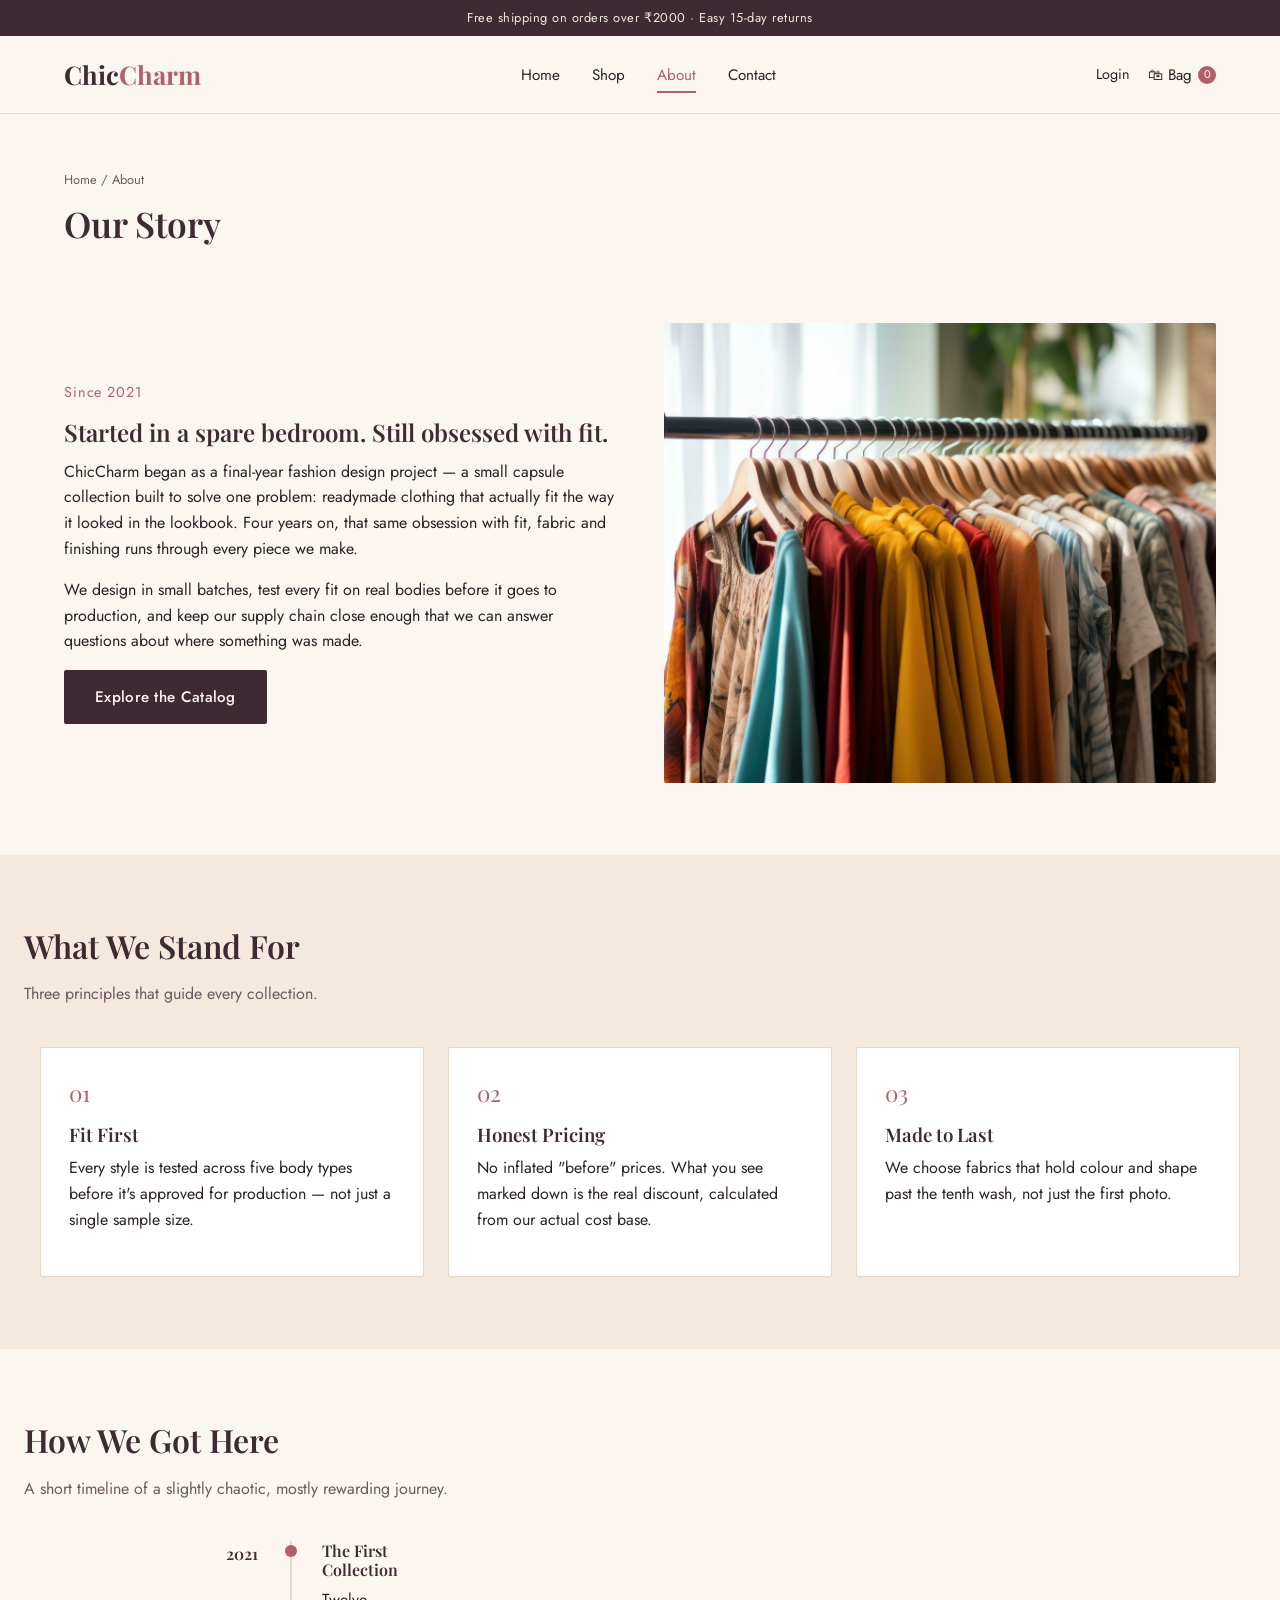
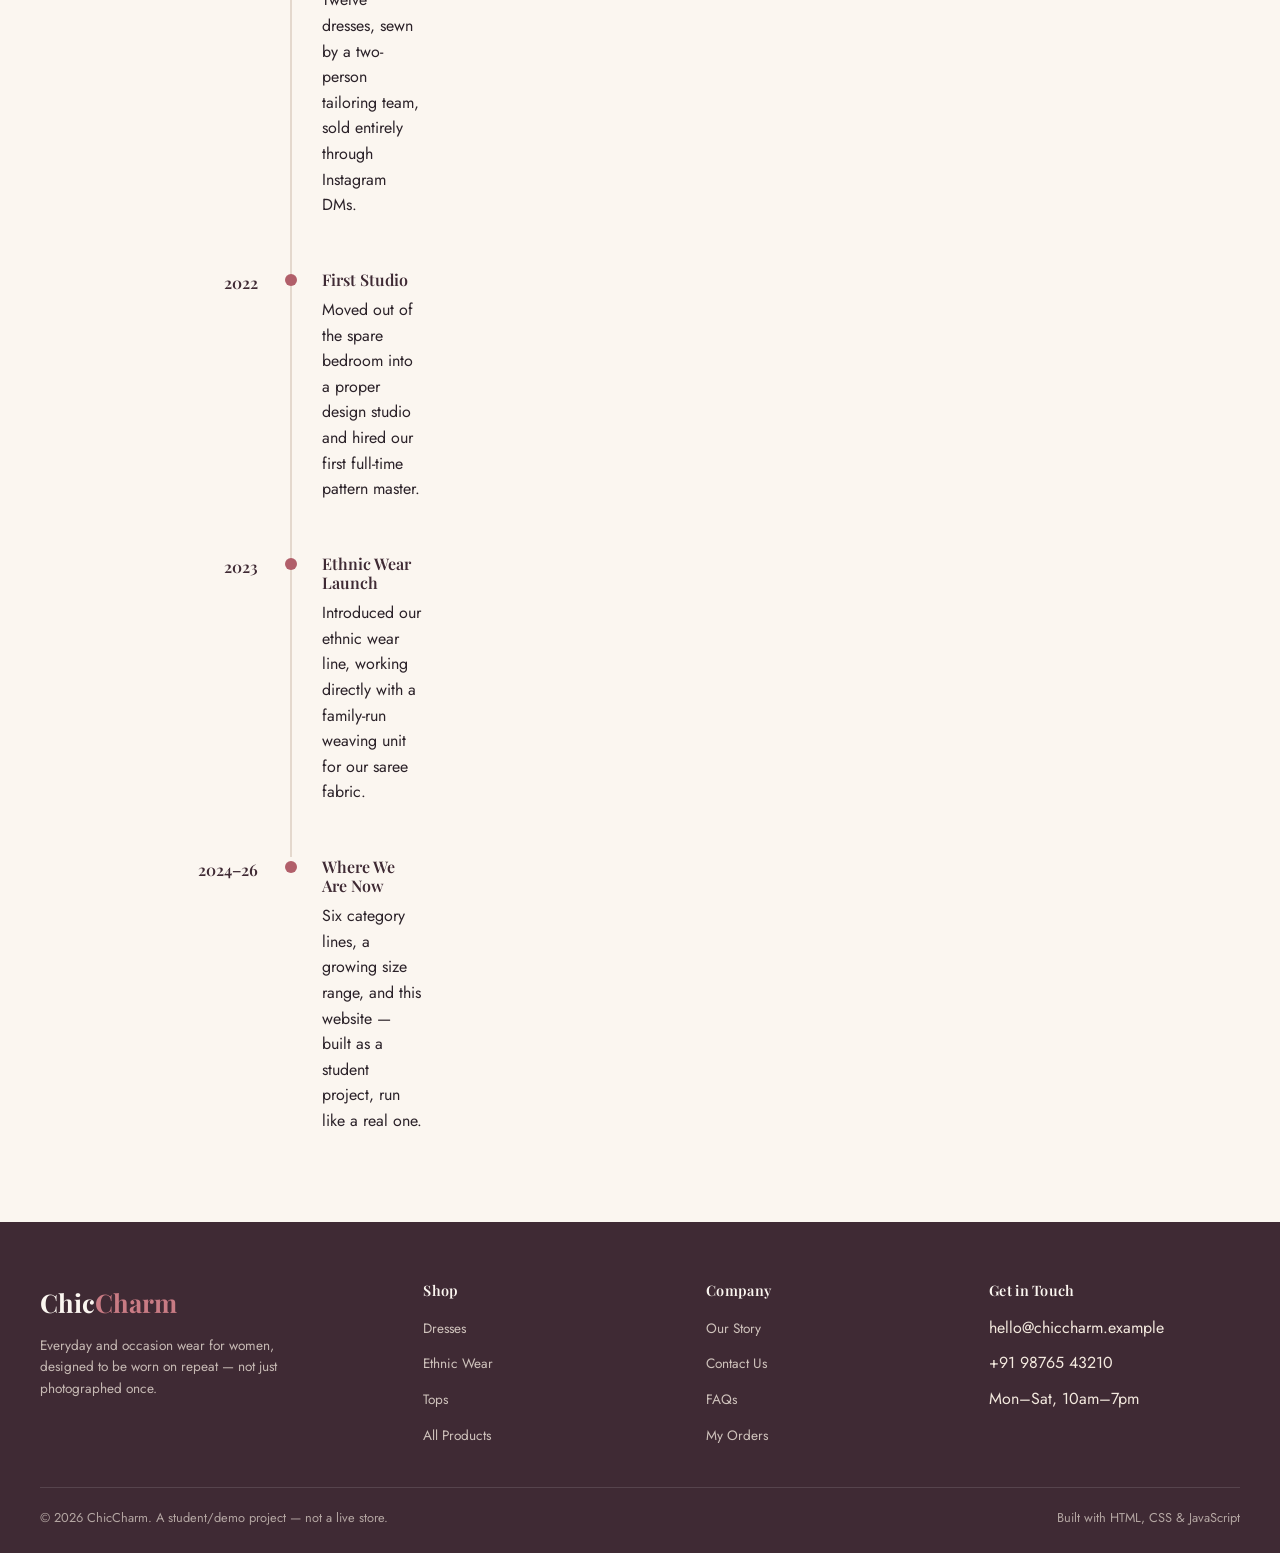
<file: about.html>
<!DOCTYPE html>
<html lang="en">
<head>
<meta charset="UTF-8">
<meta name="viewport" content="width=device-width, initial-scale=1.0">
<title>About Us — ChicCharm</title>
<link rel="stylesheet" href="/css/style.css">
</head>
<body>

<div class="top-bar">Free shipping on orders over ₹2000 · Easy 15-day returns</div>

<header class="navbar">
  <div class="nav-inner">
    <a href="index.html" class="logo">Chic<span>Charm</span></a>
    <nav>
      <ul class="nav-links" id="nav-links">
        <li><a href="index.html">Home</a></li>
        <li><a href="shop.html">Shop</a></li>
        <li><a href="about.html">About</a></li>
        <li><a href="contact.html">Contact</a></li>
      </ul>
    </nav>
    <div class="nav-actions">
      <a href="login.html" class="account-link" id="account-link">Login</a>
      <a href="#" class="account-link" id="logout-link" style="display:none;">Logout</a>
      <a href="cart.html" class="cart-link">🛍 Bag <span class="cart-badge" id="cart-count">0</span></a>
      <button class="nav-toggle" id="nav-toggle" aria-label="Toggle menu"><span></span><span></span><span></span></button>
    </div>
  </div>
</header>

<main>
  <div class="page-header">
    <p class="breadcrumbs"><a href="index.html">Home</a> / About</p>
    <h1>Our Story</h1>
  </div>

  <section class="about-hero">
    <div>
      <p class="hero-eyebrow">Since 2021</p>
      <h2>Started in a spare bedroom. Still obsessed with fit.</h2>
      <p>ChicCharm began as a final-year fashion design project — a small capsule collection built to solve one problem: readymade clothing that actually fit the way it looked in the lookbook. Four years on, that same obsession with fit, fabric and finishing runs through every piece we make.</p>
      <p>We design in small batches, test every fit on real bodies before it goes to production, and keep our supply chain close enough that we can answer questions about where something was made.</p>
      <a href="shop.html" class="btn btn-primary">Explore the Catalog</a>
    </div>
    <img src="images/image1.png" alt="ChicCharm design studio">
  </section>

  <section class="section bg-alt">
    <div class="section-heading">
      <h2>What We Stand For</h2>
      <p>Three principles that guide every collection.</p>
    </div>
    <div class="values-grid">
      <div class="value-card">
        <div class="value-number">01</div>
        <h3>Fit First</h3>
        <p>Every style is tested across five body types before it's approved for production — not just a single sample size.</p>
      </div>
      <div class="value-card">
        <div class="value-number">02</div>
        <h3>Honest Pricing</h3>
        <p>No inflated "before" prices. What you see marked down is the real discount, calculated from our actual cost base.</p>
      </div>
      <div class="value-card">
        <div class="value-number">03</div>
        <h3>Made to Last</h3>
        <p>We choose fabrics that hold colour and shape past the tenth wash, not just the first photo.</p>
      </div>
    </div>
  </section>

  <section class="section">
    <div class="section-heading">
      <h2>How We Got Here</h2>
      <p>A short timeline of a slightly chaotic, mostly rewarding journey.</p>
    </div>
    <div class="timeline">
      <div class="timeline-item">
        <span class="timeline-year">2021</span>
        <div><h4>The First Collection</h4><p>Twelve dresses, sewn by a two-person tailoring team, sold entirely through Instagram DMs.</p></div>
      </div>
      <div class="timeline-item">
        <span class="timeline-year">2022</span>
        <div><h4>First Studio</h4><p>Moved out of the spare bedroom into a proper design studio and hired our first full-time pattern master.</p></div>
      </div>
      <div class="timeline-item">
        <span class="timeline-year">2023</span>
        <div><h4>Ethnic Wear Launch</h4><p>Introduced our ethnic wear line, working directly with a family-run weaving unit for our saree fabric.</p></div>
      </div>
      <div class="timeline-item">
        <span class="timeline-year">2024–26</span>
        <div><h4>Where We Are Now</h4><p>Six category lines, a growing size range, and this website — built as a student project, run like a real one.</p></div>
      </div>
    </div>
  </section>

  
</main>

<footer class="site-footer">
  <div class="footer-grid">
    <div class="footer-brand">
      <div class="logo">Chic<span>Charm</span></div>
      <p>Everyday and occasion wear for women, designed to be worn on repeat — not just photographed once.</p>
    </div>
    <div class="footer-col">
      <h4>Shop</h4>
      <ul>
        <li><a href="shop.html?category=Dresses">Dresses</a></li>
        <li><a href="shop.html?category=Ethnic">Ethnic Wear</a></li>
        <li><a href="shop.html?category=Tops">Tops</a></li>
        <li><a href="shop.html">All Products</a></li>
      </ul>
    </div>
    <div class="footer-col">
      <h4>Company</h4>
      <ul>
        <li><a href="about.html">Our Story</a></li>
        <li><a href="contact.html">Contact Us</a></li>
        <li><a href="contact.html#faq">FAQs</a></li>
        <li><a href="orders.html">My Orders</a></li>
      </ul>
    </div>
    <div class="footer-col">
      <h4>Get in Touch</h4>
      <ul>
        <li>hello@chiccharm.example</li>
        <li>+91 98765 43210</li>
        <li>Mon–Sat, 10am–7pm</li>
      </ul>
    </div>
  </div>
  <div class="footer-bottom">
    <span>© 2026 ChicCharm. A student/demo project — not a live store.</span>
    <span>Built with HTML, CSS &amp; JavaScript</span>
  </div>
</footer>

<script src="js/products.js"></script>
<script src="js/cart.js"></script>
<script src="js/auth.js"></script>
<script src="js/script.js"></script>
</body>
</html>
</file>
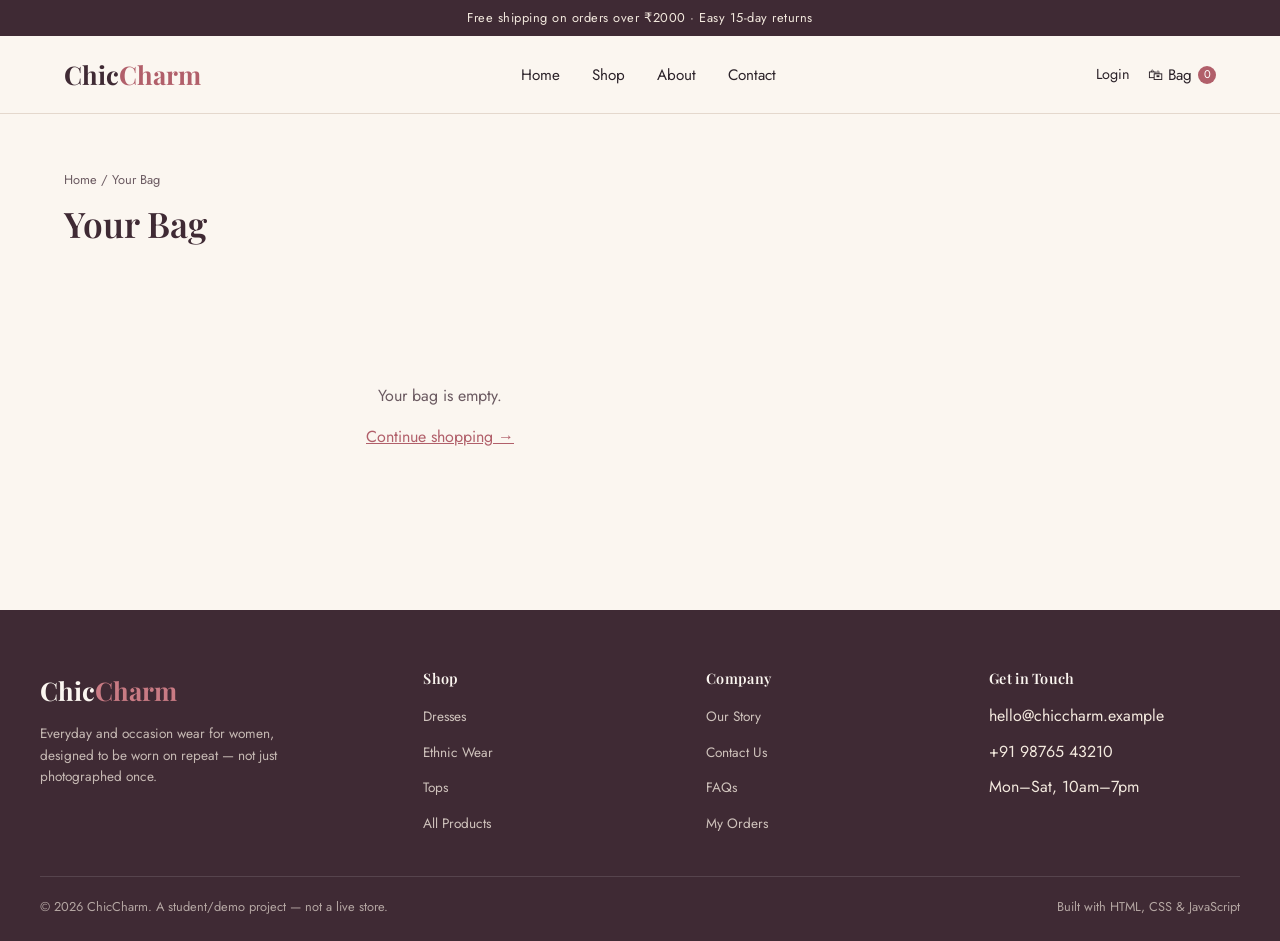
<file: cart.html>
<!DOCTYPE html>
<html lang="en">
<head>
<meta charset="UTF-8">
<meta name="viewport" content="width=device-width, initial-scale=1.0">
<title>Your Bag — ChicCharm</title>
<link rel="stylesheet" href="/css/style.css">
</head>
<body>

<div class="top-bar">Free shipping on orders over ₹2000 · Easy 15-day returns</div>

<header class="navbar">
  <div class="nav-inner">
    <a href="index.html" class="logo">Chic<span>Charm</span></a>
    <nav>
      <ul class="nav-links" id="nav-links">
        <li><a href="index.html">Home</a></li>
        <li><a href="shop.html">Shop</a></li>
        <li><a href="about.html">About</a></li>
        <li><a href="contact.html">Contact</a></li>
      </ul>
    </nav>
    <div class="nav-actions">
      <a href="login.html" class="account-link" id="account-link">Login</a>
      <a href="#" class="account-link" id="logout-link" style="display:none;">Logout</a>
      <a href="cart.html" class="cart-link">🛍 Bag <span class="cart-badge" id="cart-count">0</span></a>
      <button class="nav-toggle" id="nav-toggle" aria-label="Toggle menu"><span></span><span></span><span></span></button>
    </div>
  </div>
</header>

<main>
  <div class="page-header">
    <p class="breadcrumbs"><a href="index.html">Home</a> / Your Bag</p>
    <h1>Your Bag</h1>
  </div>

  <div class="cart-layout">
    <div class="cart-items-wrap">
      <div id="cart-items"></div>
      <div class="cart-empty" id="cart-empty" style="display:none;">
        <p>Your bag is empty.</p>
        <a href="shop.html">Continue shopping →</a>
      </div>
    </div>

    <aside class="cart-summary-box" id="cart-summary">
      <h3>Order Summary</h3>
      <div class="shipping-address-box">
        <h4>Shipping Address</h4>
        <div id="shipping-address">
          <p>Loading address...</p>
        </div>
      </div>  
        
      <div class="summary-row"><span>Subtotal</span><span id="cart-subtotal">₹0</span></div>
      <div class="summary-row"><span>Shipping</span><span id="cart-shipping">Free</span></div>
      <div class="summary-row total"><span>Total</span><span id="cart-total">₹0</span></div>

      <form class="promo-row" id="promo-form">
        <input type="text" id="promo-code" placeholder="Promo code">
        <button type="submit" class="btn btn-outline btn-sm" style="width:auto; padding:10px 16px;">Apply</button>
      </form>
      <p class="promo-msg" id="promo-msg"></p>

      <button class="btn btn-primary btn-block" id="checkout-btn">Checkout</button>
    </aside>
  </div>
</main>

<footer class="site-footer">
  <div class="footer-grid">
    <div class="footer-brand">
      <div class="logo">Chic<span>Charm</span></div>
      <p>Everyday and occasion wear for women, designed to be worn on repeat — not just photographed once.</p>
    </div>
    <div class="footer-col">
      <h4>Shop</h4>
      <ul>
        <li><a href="shop.html?category=Dresses">Dresses</a></li>
        <li><a href="shop.html?category=Ethnic">Ethnic Wear</a></li>
        <li><a href="shop.html?category=Tops">Tops</a></li>
        <li><a href="shop.html">All Products</a></li>
      </ul>
    </div>
    <div class="footer-col">
      <h4>Company</h4>
      <ul>
        <li><a href="about.html">Our Story</a></li>
        <li><a href="contact.html">Contact Us</a></li>
        <li><a href="contact.html#faq">FAQs</a></li>
        <li><a href="orders.html">My Orders</a></li>
      </ul>
    </div>
    <div class="footer-col">
      <h4>Get in Touch</h4>
      <ul>
        <li>hello@chiccharm.example</li>
        <li>+91 98765 43210</li>
        <li>Mon–Sat, 10am–7pm</li>
      </ul>
    </div>
  </div>
  <div class="footer-bottom">
    <span>© 2026 ChicCharm. A student/demo project — not a live store.</span>
    <span>Built with HTML, CSS &amp; JavaScript</span>
  </div>
</footer>

<script src="js/products.js"></script>
<script src="js/cart.js"></script>
<script src="js/auth.js"></script>
<script src="js/address.js"></script>
<script src="js/script.js"></script>
<script src="js/cart-page.js"></script>
</body>
</html>
</file>
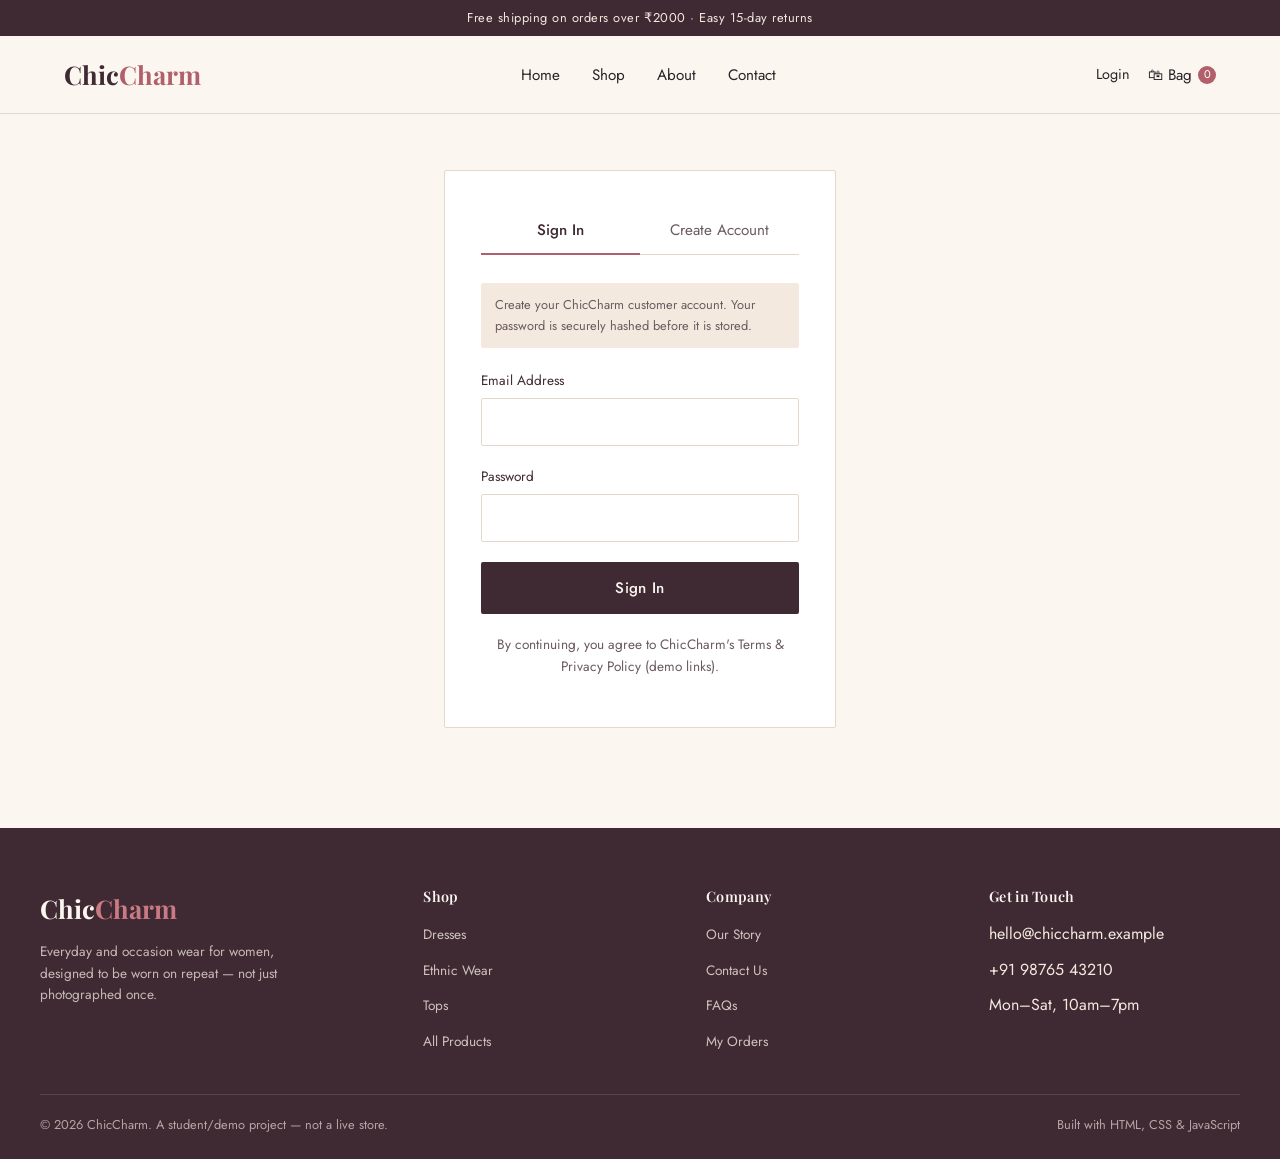
<file: checkout.html>
<!DOCTYPE html>
<html lang="en">
<head>
<meta charset="UTF-8">
<meta name="viewport" content="width=device-width, initial-scale=1.0">
<title>Checkout — ChicCharm</title>
<link rel="preconnect" href="https://fonts.googleapis.com">
<link href="https://fonts.googleapis.com/css2?family=Fraunces:wght@500;600;700&family=Manrope:wght@400;500;600;700;800&display=swap" rel="stylesheet">
<link rel="stylesheet" href="/css/style.css">
</head>
<body>

<div class="topbar">Free shipping on orders above ₹1999 · Easy 7-day returns</div>
<header class="site-header">
  <div class="header-inner">
    <a href="index.html" class="logo">Chic<span>Charm</span></a>
    <button class="nav-toggle" aria-label="Menu">☰</button>
    <nav class="main-nav">
      <ul>
        <li><a href="index.html">Home</a></li>
        <li><a href="shop.html">Shop All</a></li>
        <li><a href="about.html">About</a></li>
        <li><a href="contact.html">Contact</a></li>
      </ul>
    </nav>
    <div class="header-actions">
      <span data-auth-slot></span>
      <a href="cart.html">🛍️ Cart <span class="cart-badge" data-cart-count style="display:none">0</span></a>
    </div>
  </div>
</header>

<div class="page-header"><h1>Checkout</h1></div>

<div class="section" id="checkout-section" style="display:none;">
  <div class="checkout-layout">
    <div>
      <h3>Shipping Address</h3>
      <form id="checkout-form">
        <div class="field"><label>Full Name</label><input type="text" id="c-name" required></div>
        <div class="field"><label>Phone Number</label><input type="tel" id="c-phone" pattern="[0-9]{10}" placeholder="10-digit number" required></div>
        <div class="field"><label>Address</label><textarea id="c-address" rows="2" required></textarea></div>
        <div class="field-row">
          <div class="field"><label>City</label><input type="text" id="c-city" required></div>
          <div class="field"><label>PIN Code</label><input type="text" id="c-pin" pattern="[0-9]{6}" required></div>
        </div>

        <h3 style="margin-top:30px;">Payment Method (Demo)</h3>
        <div class="pay-methods">
          <div class="pay-method selected" data-method="card">Credit / Debit Card</div>
          <div class="pay-method" data-method="upi">UPI</div>
          <div class="pay-method" data-method="cod">Cash on Delivery</div>
        </div>

        <div id="card-fields">
          <div class="field"><label>Card Number</label><input type="text" id="c-card" placeholder="4242 4242 4242 4242" maxlength="19"></div>
          <div class="field-row">
            <div class="field"><label>Expiry (MM/YY)</label><input type="text" id="c-exp" placeholder="MM/YY" maxlength="5"></div>
            <div class="field"><label>CVV</label><input type="text" id="c-cvv" placeholder="123" maxlength="3"></div>
          </div>
        </div>
        <div id="upi-fields" style="display:none;">
          <div class="field"><label>UPI ID</label><input type="text" id="c-upi" placeholder="yourname@upi"></div>
        </div>

        <p class="demo-note">This is a mock checkout for a college project — no real payment is processed and no real card details should be entered.</p>
        <p class="form-error" id="checkout-error"></p>
        <button type="submit" class="btn btn-block" style="margin-top:18px;">Place Order</button>
      </form>
    </div>

    <div class="cart-summary">
      <h3>Order Summary</h3>
      <div id="order-lines"></div>
      <div class="summary-row"><span>Subtotal</span><span id="co-subtotal"></span></div>
      <div class="summary-row"><span>Shipping</span><span id="co-shipping"></span></div>
      <div class="summary-row total"><span>Total</span><span id="co-total"></span></div>
    </div>
  </div>
</div>

<footer class="site-footer">
  <div class="footer-grid">
    <div><div class="logo" style="color:#fff">Chic<span>Charm</span></div></div>
    <div><h5>Shop</h5><ul><li><a href="shop.html">Shop All</a></li></ul></div>
    <div><h5>Help</h5><ul><li><a href="contact.html">Contact Us</a></li></ul></div>
    <div><h5>Account</h5><ul><li><a href="orders.html">My Orders</a></li></ul></div>
  </div>
  <div class="footer-bottom">© 2026 ChicCharm. A student e-commerce project — built for demo purposes only.</div>
</footer>

<script src="js/data.js"></script>
<script src="js/db.js"></script>
<script src="js/auth.js"></script>
<script src="js/cart.js"></script>
<script src="js/orders.js"></script>
<script src="js/main.js"></script>
<script>
  if (requireLogin()) {
    const lines = getCartWithDetails();
    if (lines.length === 0) {
      window.location.href = "cart.html";
    } else {
      document.getElementById("checkout-section").style.display = "block";

      document.getElementById("order-lines").innerHTML = lines.map(l => `
        <div class="order-line"><span>${l.product.name} (${l.size}) × ${l.qty}</span><span>${formatPrice(l.product.price * l.qty)}</span></div>
      `).join("");
      const totals = getCartTotals();
      document.getElementById("co-subtotal").textContent = formatPrice(totals.subtotal);
      document.getElementById("co-shipping").textContent = totals.shipping === 0 ? "Free" : formatPrice(totals.shipping);
      document.getElementById("co-total").textContent = formatPrice(totals.total);

      let method = "card";
      document.querySelectorAll(".pay-method").forEach(el => el.addEventListener("click", () => {
        document.querySelectorAll(".pay-method").forEach(e2 => e2.classList.remove("selected"));
        el.classList.add("selected");
        method = el.dataset.method;
        document.getElementById("card-fields").style.display = method === "card" ? "block" : "none";
        document.getElementById("upi-fields").style.display = method === "upi" ? "block" : "none";
      }));

      document.getElementById("checkout-form").addEventListener("submit", (e) => {
        e.preventDefault();
        const errEl = document.getElementById("checkout-error");
        errEl.style.display = "none";

        if (method === "card") {
          const cardNum = document.getElementById("c-card").value.replace(/\s/g, "");
          const exp = document.getElementById("c-exp").value;
          const cvv = document.getElementById("c-cvv").value;
          if (cardNum.length < 12 || !exp.includes("/") || cvv.length < 3) {
            errEl.textContent = "Please enter valid (demo) card details.";
            errEl.style.display = "block";
            return;
          }
        }
        if (method === "upi" && !document.getElementById("c-upi").value.includes("@")) {
          errEl.textContent = "Please enter a valid UPI ID (e.g. name@upi).";
          errEl.style.display = "block";
          return;
        }

        const address = {
          name: document.getElementById("c-name").value,
          phone: document.getElementById("c-phone").value,
          line: document.getElementById("c-address").value,
          city: document.getElementById("c-city").value,
          pin: document.getElementById("c-pin").value
        };

        const order = placeOrder(address, method.toUpperCase());
        if (order) {
          sessionStorage.setItem("cc_last_order", order.id);
          window.location.href = "order-confirmation.html";
        }
      });
    }
  }
</script>
</body>
</html>
</file>
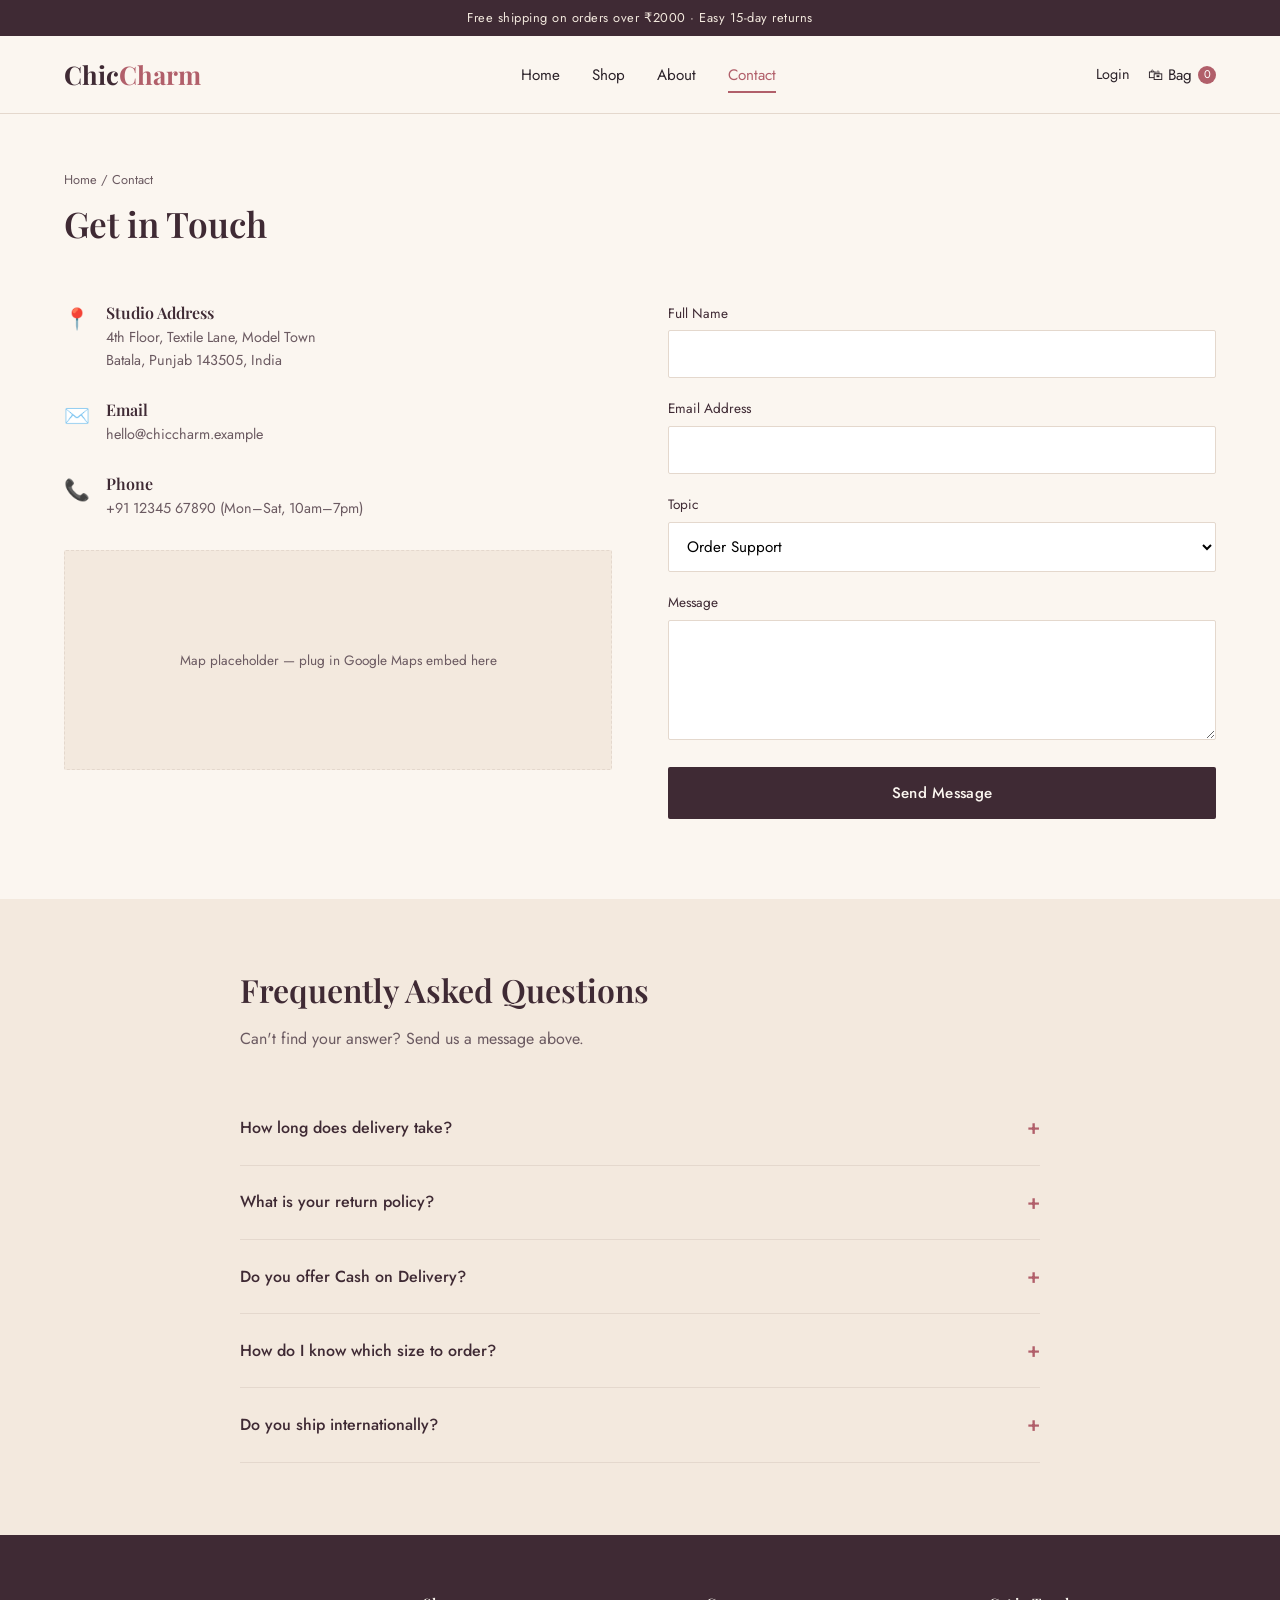
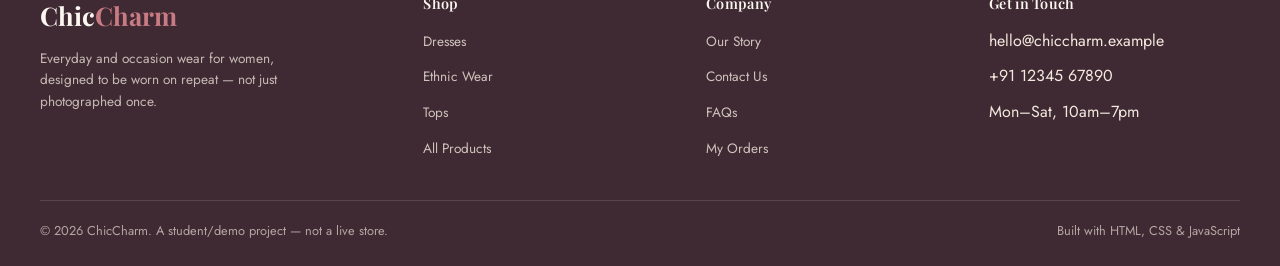
<file: contact.html>
<!DOCTYPE html>
<html lang="en">
<head>
<meta charset="UTF-8">
<meta name="viewport" content="width=device-width, initial-scale=1.0">
<title>Contact Us — ChicCharm</title>
<link rel="stylesheet" href="/css/style.css">
</head>
<body>

<div class="top-bar">Free shipping on orders over ₹2000 · Easy 15-day returns</div>

<header class="navbar">
  <div class="nav-inner">
    <a href="index.html" class="logo">Chic<span>Charm</span></a>
    <nav>
      <ul class="nav-links" id="nav-links">
        <li><a href="index.html">Home</a></li>
        <li><a href="shop.html">Shop</a></li>
        <li><a href="about.html">About</a></li>
        <li><a href="contact.html">Contact</a></li>
      </ul>
    </nav>
    <div class="nav-actions">
      <a href="login.html" class="account-link" id="account-link">Login</a>
      <a href="#" class="account-link" id="logout-link" style="display:none;">Logout</a>
      <a href="cart.html" class="cart-link">🛍 Bag <span class="cart-badge" id="cart-count">0</span></a>
      <button class="nav-toggle" id="nav-toggle" aria-label="Toggle menu"><span></span><span></span><span></span></button>
    </div>
  </div>
</header>

<main>
  <div class="page-header">
    <p class="breadcrumbs"><a href="index.html">Home</a> / Contact</p>
    <h1>Get in Touch</h1>
  </div>

  <section class="contact-layout">
    <div>
      <div class="contact-info-card">
        <span class="contact-info-icon">📍</span>
        <div>
          <h4>Studio Address</h4>
          <p>4th Floor, Textile Lane, Model Town<br>Batala, Punjab 143505, India</p>
        </div>
      </div>
      <div class="contact-info-card">
        <span class="contact-info-icon">✉️</span>
        <div>
          <h4>Email</h4>
          <p>hello@chiccharm.example</p>
        </div>
      </div>
      <div class="contact-info-card">
        <span class="contact-info-icon">📞</span>
        <div>
          <h4>Phone</h4>
          <p>+91 12345 67890 (Mon–Sat, 10am–7pm)</p>
        </div>
      </div>
      <div class="map-placeholder">Map placeholder — plug in Google Maps embed here</div>
    </div>

    <div>
      <form id="contact-form">
        <div class="form-field">
          <label for="contact-name">Full Name</label>
          <input type="text" id="contact-name" required>
        </div>
        <div class="form-field">
          <label for="contact-email">Email Address</label>
          <input type="email" id="contact-email" required>
        </div>
        <div class="form-field">
          <label for="contact-topic">Topic</label>
          <select id="contact-topic">
            <option>Order Support</option>
            <option>Sizing Help</option>
            <option>Returns &amp; Exchanges</option>
            <option>Wholesale Enquiry</option>
            <option>Something Else</option>
          </select>
        </div>
        <div class="form-field">
          <label for="contact-message">Message</label>
          <textarea id="contact-message" required></textarea>
        </div>
        <button type="submit" class="btn btn-primary btn-block">Send Message</button>
        <p class="form-msg" id="contact-status"></p>
      </form>
    </div>
  </section>

  <section class="section bg-alt" id="faq">
    <div class="section-heading" style="max-width:800px;margin-left:auto;margin-right:auto;">
      <h2>Frequently Asked Questions</h2>
      <p>Can't find your answer? Send us a message above.</p>
    </div>
    <div class="faq-section">
      <div class="faq-item">
        <div class="faq-question">How long does delivery take?</div>
        <div class="faq-answer">Orders are dispatched within 2 business days and typically arrive within 4–7 business days, depending on your location.</div>
      </div>
      <div class="faq-item">
        <div class="faq-question">What is your return policy?</div>
        <div class="faq-answer">You can return or exchange any unworn item with tags attached within 15 days of delivery for a full refund or store credit.</div>
      </div>
      <div class="faq-item">
        <div class="faq-question">Do you offer Cash on Delivery?</div>
        <div class="faq-answer">Yes, Cash on Delivery is available on all orders under ₹5,000 across serviceable pin codes.</div>
      </div>
      <div class="faq-item">
        <div class="faq-question">How do I know which size to order?</div>
        <div class="faq-answer">Each product page includes a size guide with body measurements. If you're between sizes, we generally recommend sizing up.</div>
      </div>
      <div class="faq-item">
        <div class="faq-question">Do you ship internationally?</div>
        <div class="faq-answer">Not yet — we currently ship across India only, but international shipping is on our roadmap.</div>
      </div>
    </div>
  </section>
</main>

<footer class="site-footer">
  <div class="footer-grid">
    <div class="footer-brand">
      <div class="logo">Chic<span>Charm</span></div>
      <p>Everyday and occasion wear for women, designed to be worn on repeat — not just photographed once.</p>
    </div>
    <div class="footer-col">
      <h4>Shop</h4>
      <ul>
        <li><a href="shop.html?category=Dresses">Dresses</a></li>
        <li><a href="shop.html?category=Ethnic">Ethnic Wear</a></li>
        <li><a href="shop.html?category=Tops">Tops</a></li>
        <li><a href="shop.html">All Products</a></li>
      </ul>
    </div>
    <div class="footer-col">
      <h4>Company</h4>
      <ul>
        <li><a href="about.html">Our Story</a></li>
        <li><a href="contact.html">Contact Us</a></li>
        <li><a href="contact.html#faq">FAQs</a></li>
        <li><a href="orders.html">My Orders</a></li>
      </ul>
    </div>
    <div class="footer-col">
      <h4>Get in Touch</h4>
      <ul>
        <li>hello@chiccharm.example</li>
        <li>+91 12345 67890</li>
        <li>Mon–Sat, 10am–7pm</li>
      </ul>
    </div>
  </div>
  <div class="footer-bottom">
    <span>© 2026 ChicCharm. A student/demo project — not a live store.</span>
    <span>Built with HTML, CSS &amp; JavaScript</span>
  </div>
</footer>

<script src="js/products.js"></script>
<script src="js/cart.js"></script>
<script src="js/auth.js"></script>
<script src="js/script.js"></script>
</body>
</html>
</file>
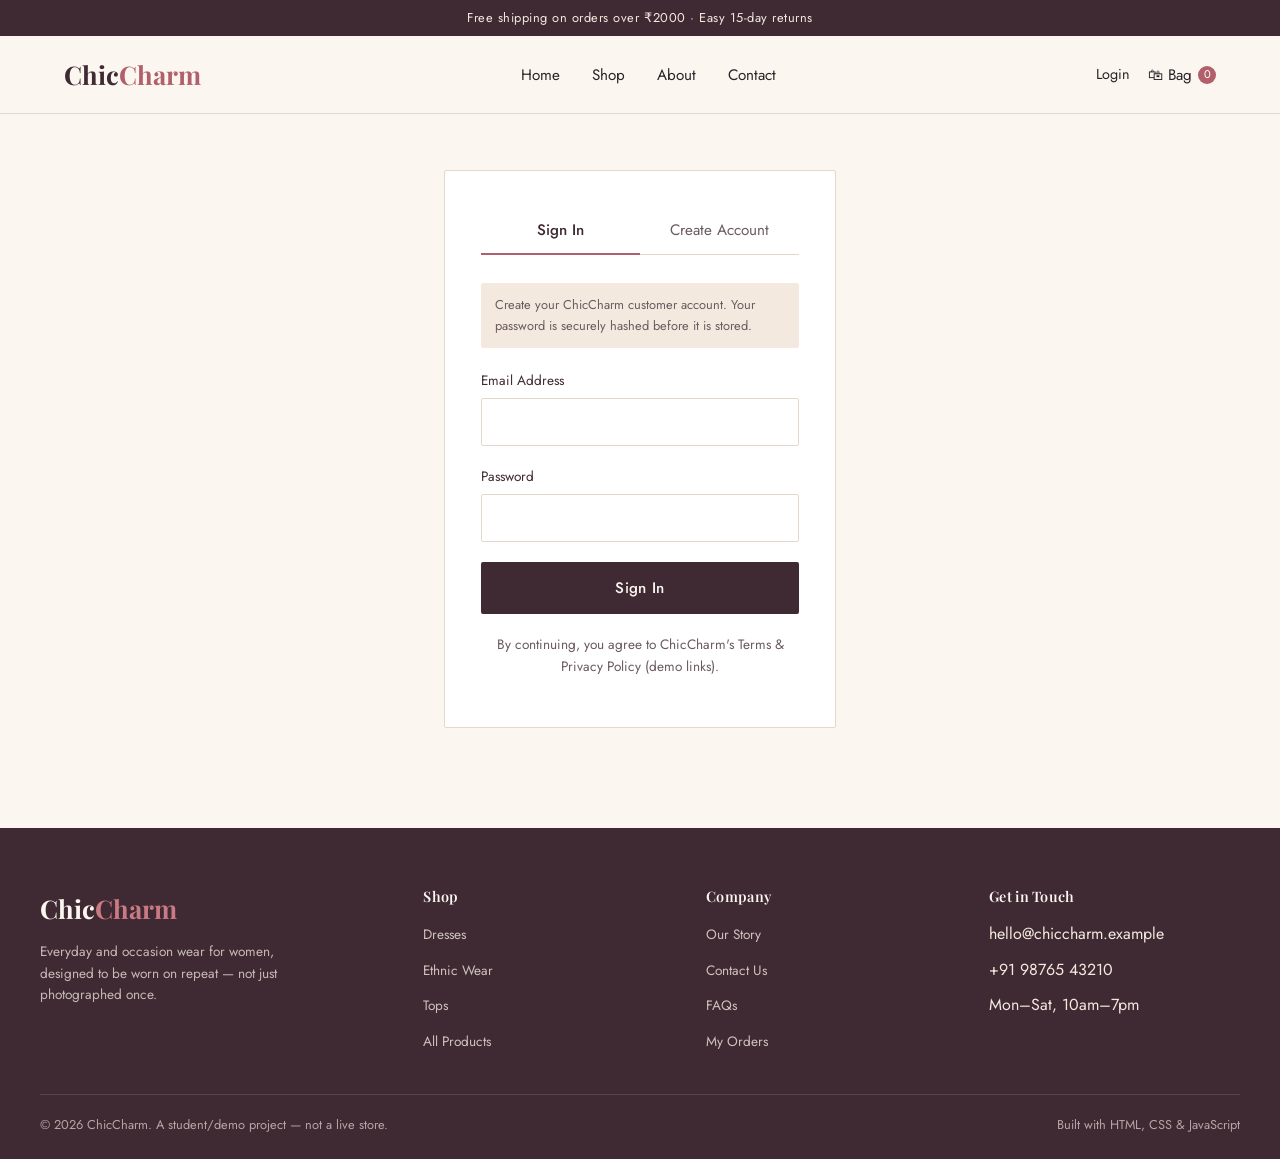
<file: login.html>
<!DOCTYPE html>
<html lang="en">
<head>
<meta charset="UTF-8">
<meta name="viewport" content="width=device-width, initial-scale=1.0">
<title>Login — ChicCharm</title>
<link rel="stylesheet" href="/css/style.css">
</head>
<body>

<div class="top-bar">Free shipping on orders over ₹2000 · Easy 15-day returns</div>

<header class="navbar">
  <div class="nav-inner">
    <a href="index.html" class="logo">Chic<span>Charm</span></a>
    <nav>
      <ul class="nav-links" id="nav-links">
        <li><a href="index.html">Home</a></li>
        <li><a href="shop.html">Shop</a></li>
        <li><a href="about.html">About</a></li>
        <li><a href="contact.html">Contact</a></li>
      </ul>
    </nav>
    <div class="nav-actions">
      <a href="login.html" class="account-link" id="account-link">Login</a>
      <a href="#" class="account-link" id="logout-link" style="display:none;">Logout</a>
      <a href="cart.html" class="cart-link">🛍 Bag <span class="cart-badge" id="cart-count">0</span></a>
      <button class="nav-toggle" id="nav-toggle" aria-label="Toggle menu"><span></span><span></span><span></span></button>
    </div>
  </div>
</header>

<main>
  <div class="auth-wrap">
    <div class="auth-card">
      <div class="auth-tabs">
        <button class="auth-tab active" id="tab-signin">Sign In</button>
        <button class="auth-tab" id="tab-signup">Create Account</button>
      </div>

      <p class="auth-note">
  Create your ChicCharm customer account. Your password is securely hashed before it is stored.
</p>

      <form id="signin-form">
        <div class="form-field">
          <label for="signin-email">Email Address</label>
          <input type="email" id="signin-email" required>
        </div>
        <div class="form-field">
          <label for="signin-password">Password</label>
          <input type="password" id="signin-password" required minlength="6">
        </div>
        <p class="form-error" id="signin-error"></p>
        <button type="submit" class="btn btn-primary btn-block">Sign In</button>
      </form>

      <form id="signup-form" style="display:none;">
        <div class="form-field">
          <label for="signup-name">Full Name</label>
          <input type="text" id="signup-name" required>
        </div>
        <div class="form-field">
          <label for="signup-email">Email Address</label>
          <input type="email" id="signup-email" required>
        </div>
        <div class="form-field">
          <label for="signup-password">Password</label>
          <input type="password" id="signup-password" required minlength="6">
        </div>
        <p class="form-error" id="signup-error"></p>
        <button type="submit" class="btn btn-primary btn-block">Create Account</button>
      </form>

      <p class="auth-switch-note">By continuing, you agree to ChicCharm's Terms &amp; Privacy Policy (demo links).</p>
    </div>
  </div>
</main>

<footer class="site-footer">
  <div class="footer-grid">
    <div class="footer-brand">
      <div class="logo">Chic<span>Charm</span></div>
      <p>Everyday and occasion wear for women, designed to be worn on repeat — not just photographed once.</p>
    </div>
    <div class="footer-col">
      <h4>Shop</h4>
      <ul>
        <li><a href="shop.html?category=Dresses">Dresses</a></li>
        <li><a href="shop.html?category=Ethnic">Ethnic Wear</a></li>
        <li><a href="shop.html?category=Tops">Tops</a></li>
        <li><a href="shop.html">All Products</a></li>
      </ul>
    </div>
    <div class="footer-col">
      <h4>Company</h4>
      <ul>
        <li><a href="about.html">Our Story</a></li>
        <li><a href="contact.html">Contact Us</a></li>
        <li><a href="contact.html#faq">FAQs</a></li>
        <li><a href="orders.html">My Orders</a></li>
      </ul>
    </div>
    <div class="footer-col">
      <h4>Get in Touch</h4>
      <ul>
        <li>hello@chiccharm.example</li>
        <li>+91 98765 43210</li>
        <li>Mon–Sat, 10am–7pm</li>
      </ul>
    </div>
  </div>
  <div class="footer-bottom">
    <span>© 2026 ChicCharm. A student/demo project — not a live store.</span>
    <span>Built with HTML, CSS &amp; JavaScript</span>
  </div>
</footer>

<script src="js/products.js"></script>
<script src="js/cart.js"></script>
<script src="js/auth.js"></script>
<script src="js/script.js"></script>
<script src="js/login.js"></script>
</body>
</html>
</file>
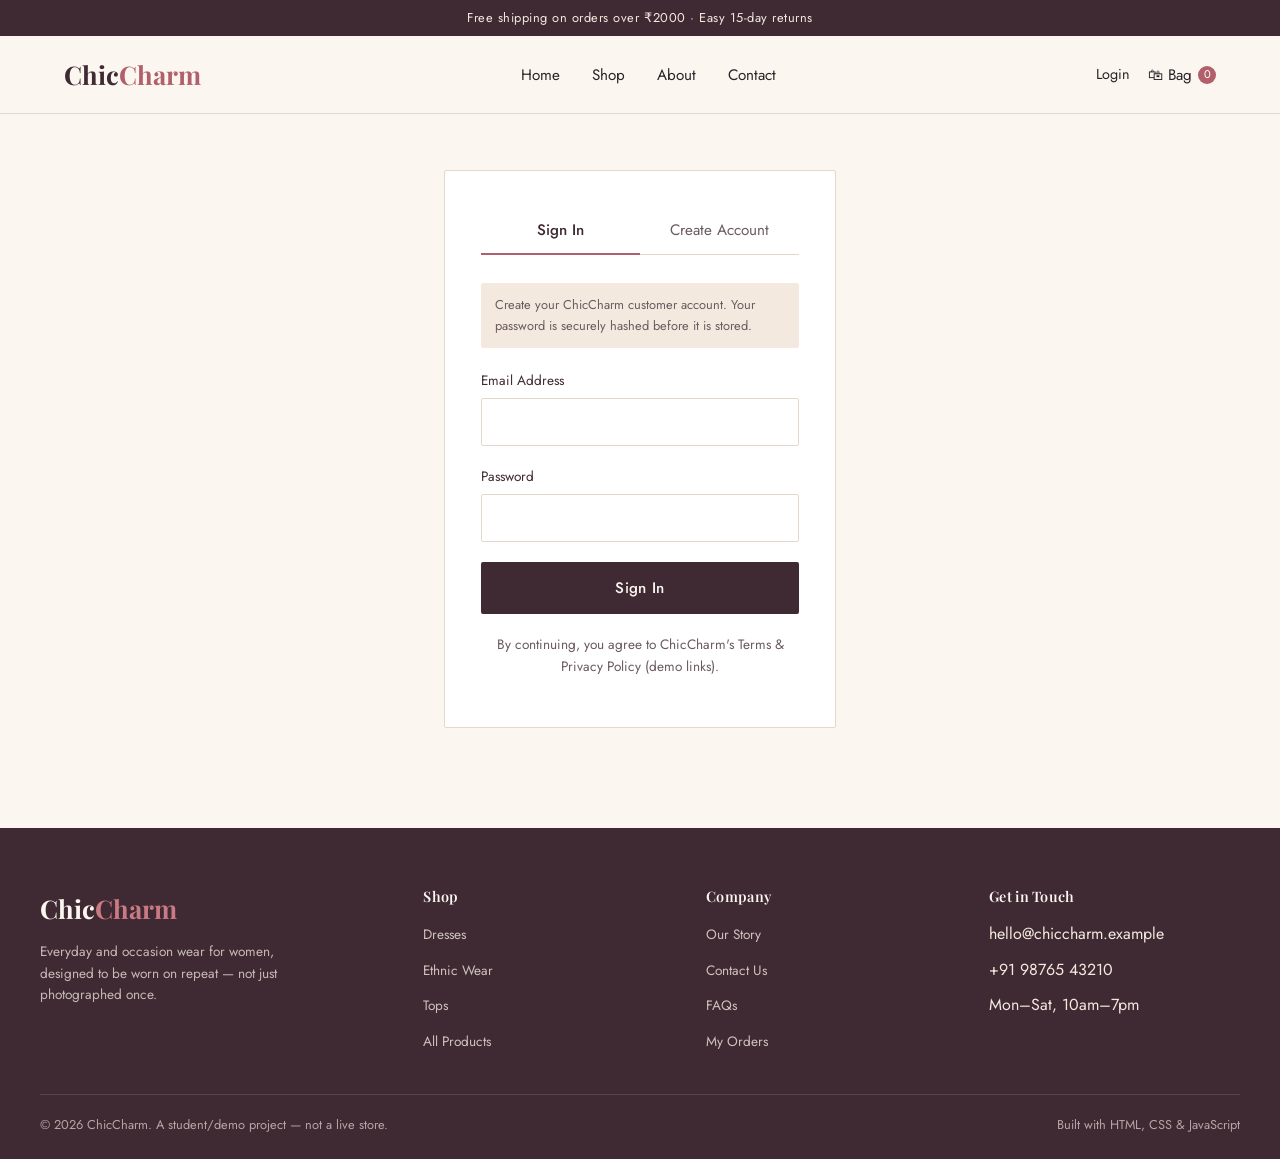
<file: order-confirmation.html>
<!DOCTYPE html>
<html lang="en">
<head>
<meta charset="UTF-8">
<meta name="viewport" content="width=device-width, initial-scale=1.0">
<title>Order Confirmed — ChicCharm</title>
<link rel="preconnect" href="https://fonts.googleapis.com">
<link href="https://fonts.googleapis.com/css2?family=Fraunces:wght@500;600;700&family=Manrope:wght@400;500;600;700;800&display=swap" rel="stylesheet">
<link rel="stylesheet" href="/css/style.css">
</head>
<body>

<header class="site-header">
  <div class="header-inner">
    <a href="index.html" class="logo">Chic<span>Charm</span></a>
    <span></span>
    <span></span>
  </div>
</header>

<div class="section" style="max-width:640px; text-align:center; padding-top:80px;" id="confirm-section">
  <div style="font-size:3rem;">🎉</div>
  <h1>Thank you! Your order is confirmed.</h1>
  <p id="confirm-text" style="color:#54463f; margin-bottom:26px;"></p>
  <div class="form-card" style="text-align:left; max-width:520px;" id="order-recap"></div>
  <div style="margin-top:26px; display:flex; gap:12px; justify-content:center; flex-wrap:wrap;">
    <a href="orders.html" class="btn">View My Orders</a>
    <a href="shop.html" class="btn btn-outline">Continue Shopping</a>
  </div>
</div>

<footer class="site-footer">
  <div class="footer-bottom">© 2026 ChicCharm. A student e-commerce project — built for demo purposes only.</div>
</footer>

<script src="js/data.js"></script>
<script src="js/db.js"></script>
<script src="js/auth.js"></script>
<script src="js/cart.js"></script>
<script src="js/orders.js"></script>
<script src="js/main.js"></script>
<script>
  const orderId = sessionStorage.getItem("cc_last_order");
  const order = dbGetOrders().find(o => o.id === orderId);
  if (!order) {
    document.getElementById("confirm-section").innerHTML = "<h1>No recent order found</h1><a class='btn' href='shop.html'>Go to Shop</a>";
  } else {
    document.getElementById("confirm-text").textContent = `Order ${order.id} has been placed and is now ${order.status.toLowerCase()}. A confirmation would normally be emailed to you.`;
    document.getElementById("order-recap").innerHTML = `
      <p><strong>Order ID:</strong> ${order.id}</p>
      <p><strong>Date:</strong> ${formatDate(order.date)}</p>
      <p><strong>Payment:</strong> ${order.payment}</p>
      <p><strong>Delivering to:</strong> ${order.address.name}, ${order.address.line}, ${order.address.city} - ${order.address.pin}</p>
      <p><strong>Total Paid:</strong> ${formatPrice(order.total)}</p>
    `;
  }
</script>
</body>
</html>
</file>
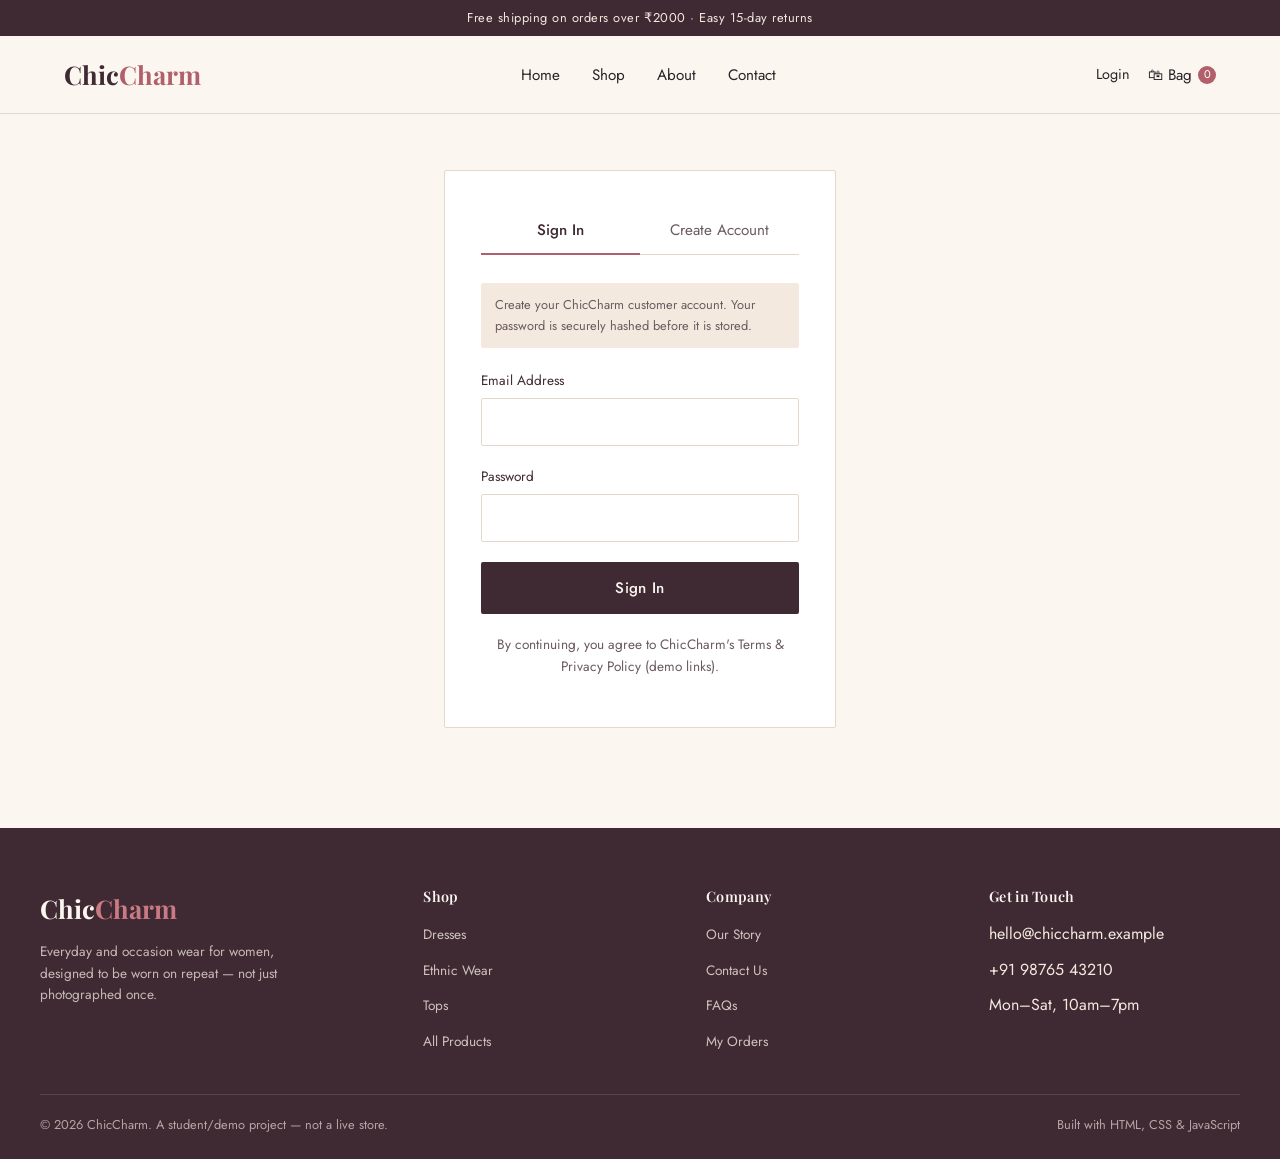
<file: orders.html>
<!DOCTYPE html>
<html lang="en">
<head>
<meta charset="UTF-8">
<meta name="viewport" content="width=device-width, initial-scale=1.0">
<title>Your Orders — ChicCharm</title>
<link rel="stylesheet" href="/css/style.css">
</head>
<body>

<div class="top-bar">Free shipping on orders over ₹2000 · Easy 15-day returns</div>

<header class="navbar">
  <div class="nav-inner">
    <a href="index.html" class="logo">Chic<span>Charm</span></a>
    <nav>
      <ul class="nav-links" id="nav-links">
        <li><a href="index.html">Home</a></li>
        <li><a href="shop.html">Shop</a></li>
        <li><a href="about.html">About</a></li>
        <li><a href="contact.html">Contact</a></li>
      </ul>
    </nav>
    <div class="nav-actions">
      <a href="login.html" class="account-link" id="account-link">Login</a>
      <a href="#" class="account-link" id="logout-link" style="display:none;">Logout</a>
      <a href="cart.html" class="cart-link">🛍 Bag <span class="cart-badge" id="cart-count">0</span></a>
      <button class="nav-toggle" id="nav-toggle" aria-label="Toggle menu"><span></span><span></span><span></span></button>
    </div>
  </div>
</header>

<main>
  <div class="page-header">
    <p class="breadcrumbs"><a href="index.html">Home</a> / Your Orders</p>
    <h1>Your Orders</h1>
  </div>

  <div class="orders-wrap">
    <div id="orders-list"></div>
    <div class="orders-empty" id="orders-empty" style="display:none;">
      <p>You haven't placed any orders yet.</p>
      <a href="shop.html">Start shopping →</a>
    </div>
  </div>
</main>

<footer class="site-footer">
  <div class="footer-grid">
    <div class="footer-brand">
      <div class="logo">Chic<span>Charm</span></div>
      <p>Everyday and occasion wear for women, designed to be worn on repeat — not just photographed once.</p>
    </div>
    <div class="footer-col">
      <h4>Shop</h4>
      <ul>
        <li><a href="shop.html?category=Dresses">Dresses</a></li>
        <li><a href="shop.html?category=Ethnic">Ethnic Wear</a></li>
        <li><a href="shop.html?category=Tops">Tops</a></li>
        <li><a href="shop.html">All Products</a></li>
      </ul>
    </div>
    <div class="footer-col">
      <h4>Company</h4>
      <ul>
        <li><a href="about.html">Our Story</a></li>
        <li><a href="contact.html">Contact Us</a></li>
        <li><a href="contact.html#faq">FAQs</a></li>
        <li><a href="orders.html">My Orders</a></li>
      </ul>
    </div>
    <div class="footer-col">
      <h4>Get in Touch</h4>
      <ul>
        <li>hello@chiccharm.example</li>
        <li>+91 98765 43210</li>
        <li>Mon–Sat, 10am–7pm</li>
      </ul>
    </div>
  </div>
  <div class="footer-bottom">
    <span>© 2026 ChicCharm. A student/demo project — not a live store.</span>
    <span>Built with HTML, CSS &amp; JavaScript</span>
  </div>
</footer>

<script src="js/products.js"></script>
<script src="js/cart.js"></script>
<script src="js/auth.js"></script>
<script src="js/script.js"></script>
<script src="js/orders.js"></script>
</body>
</html>
</file>
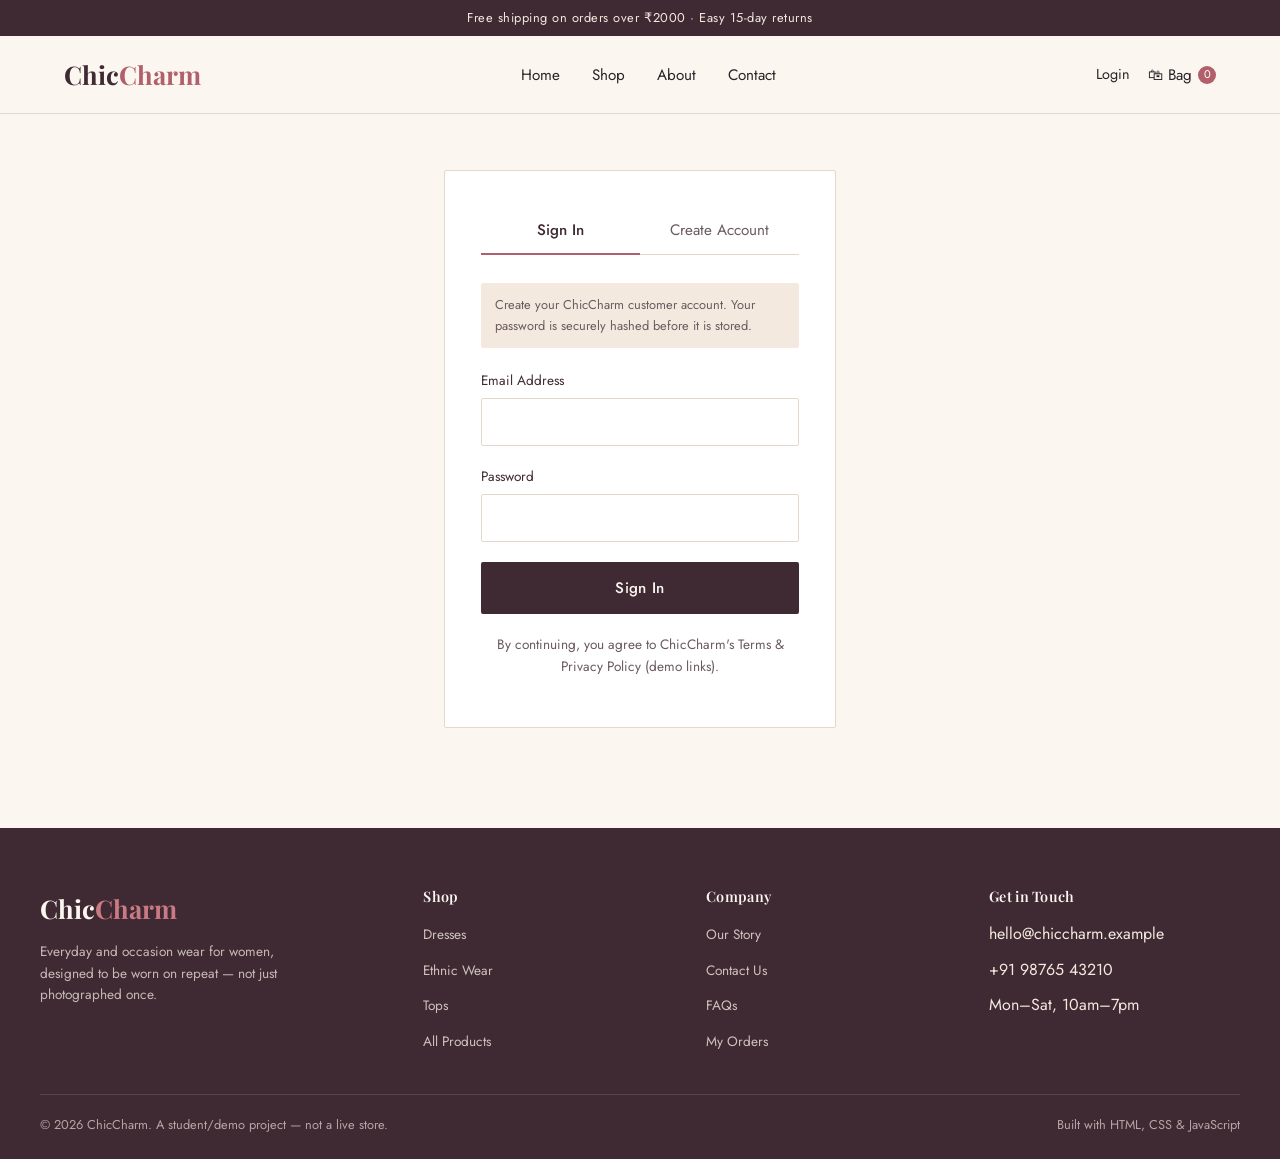
<file: payment.html>
<!DOCTYPE html>
<html lang="en">
<head>
<meta charset="UTF-8">
<meta name="viewport" content="width=device-width, initial-scale=1.0">
<title>Checkout — ChicCharm</title>
<link rel="stylesheet" href="/css/style.css">
</head>
<body>


<div class="top-bar">This is a demo payment page — no real charges are made</div>

<header class="navbar">
  <div class="nav-inner">
    <a href="index.html" class="logo">Chic<span>Charm</span></a>
    <nav>
      <ul class="nav-links" id="nav-links">
        <li><a href="index.html">Home</a></li>
        <li><a href="shop.html">Shop</a></li>
        <li><a href="about.html">About</a></li>
        <li><a href="contact.html">Contact</a></li>
      </ul>
    </nav>
    <div class="nav-actions">
      <a href="login.html" class="account-link" id="account-link">Login</a>
      <a href="#" class="account-link" id="logout-link" style="display:none;">Logout</a>
      <a href="cart.html" class="cart-link">🛍 Bag <span class="cart-badge" id="cart-count">0</span></a>
      <button class="nav-toggle" id="nav-toggle" aria-label="Toggle menu"><span></span><span></span><span></span></button>
    </div>
  </div>
</header>

<main>
  <div class="page-header">
    <p class="breadcrumbs"><a href="index.html">Home</a> / <a href="cart.html">Bag</a> / Checkout</p>
    <h1>Checkout</h1>
  </div>

  <div class="checkout-layout">

    <div class="checkout-main">

      <!-- STEP 1: DELIVERY ADDRESS -->
      <section class="checkout-card address-section">

        <div class="checkout-section-heading">
          <span class="checkout-step">01</span>
          <div>
            <h2>Select Delivery Address</h2>
            <p>Select where you'd like your order delivered.</p>
          </div>
        </div>

        <!-- Saved addresses are rendered here by address.js -->
        <div id="address-list">
          <p class="checkout-loading">Loading saved addresses...</p>
        </div>

        <hr class="address-divider">

        <h3>Add New Address</h3>

        <form id="address-form" class="address-form">

          <div class="form-field">
            <label for="addr-name">Full name</label>
            <input type="text" id="addr-name" autocomplete="name" required>
          </div>

          <div class="form-field">
            <label for="addr-street">Street address / Flat no.</label>
            <input type="text" id="addr-street" autocomplete="address-line1" required>
          </div>

          <div class="form-row">
            <div class="form-field">
              <label for="addr-city">City</label>
              <input type="text" id="addr-city" autocomplete="address-level2" required>
            </div>
            <div class="form-field">
              <label for="addr-state">State</label>
              <input type="text" id="addr-state" autocomplete="address-level1" required>
            </div>
          </div>

          <div class="form-row">
            <div class="form-field">
              <label for="addr-pincode">Pincode</label>
              <input type="text" id="addr-pincode" inputmode="numeric" autocomplete="postal-code" required>
            </div>
            <div class="form-field">
              <label for="addr-phone">Phone number</label>
              <input type="text" id="addr-phone" inputmode="tel" autocomplete="tel" required>
            </div>
          </div>

          <label class="default-address">
            <input type="checkbox" id="addr-default"> Make this my default address
          </label>

          <button type="submit" class="btn btn-outline save-address-btn">Save Address</button>
        </form>

      </section>


      <!-- STEP 2: PAYMENT -->
      <section class="checkout-card payment-form-panel" id="payment-form-panel">

        <div class="checkout-section-heading">
          <span class="checkout-step">02</span>
          <div>
            <h2>Payment Method</h2>
            <p>Choose how you'd like to complete your order.</p>
          </div>
        </div>

        <div class="payment-methods" role="radiogroup" aria-label="Payment method">
          <label class="payment-method">
            <input type="radio" name="payment_method" value="card" checked>
            <span>💳 Credit / Debit Card</span>
          </label>

          <label class="payment-method">
            <input type="radio" name="payment_method" value="upi">
            <span>📱 UPI</span>
          </label>

          <label class="payment-method">
            <input type="radio" name="payment_method" value="cod">
            <span>💵 Cash on Delivery</span>
          </label>
        </div>

        <!-- CARD DETAILS -->
        <div id="card-payment-section" class="payment-details">
          <h3>Card Details</h3>

          <div class="form-field">
            <label for="card-number">Card Number</label>
            <input type="text" id="card-number" placeholder="1234 5678 9012 3456" maxlength="19" inputmode="numeric" autocomplete="cc-number">
          </div>

          <div class="card-row">
            <div class="form-field">
              <label for="card-expiry">Expiry</label>
              <input type="text" id="card-expiry" placeholder="MM / YY" maxlength="7" inputmode="numeric" autocomplete="cc-exp">
            </div>
            <div class="form-field">
              <label for="card-cvv">CVV</label>
              <input type="password" id="card-cvv" placeholder="123" maxlength="4" inputmode="numeric" autocomplete="cc-csc">
            </div>
          </div>
        </div>

        <!-- UPI DETAILS -->
        <div id="upi-payment-section" class="payment-details" style="display:none;">
          <h3>UPI Payment</h3>

          <div class="form-field">
            <label for="upi-id">UPI ID</label>
            <input type="text" id="upi-id" placeholder="example@upi">
          </div>

          <p class="payment-note">Demo only — no real UPI payment will be processed.</p>
        </div>

        <!-- COD DETAILS -->
        <div id="cod-payment-section" class="payment-details" style="display:none;">
          <h3>Cash on Delivery</h3>
          <p>Pay for your order when it is delivered to your address.</p>
          <p class="payment-note">This is a demonstration checkout. No actual payment will be collected.</p>
        </div>

        <p id="payment-error" class="form-error" role="alert"></p>

        <button type="button" id="pay-btn" class="btn btn-primary btn-block" onclick="handleOrderCheckout(event)">
          Pay Now
        </button>

      </section>

    </div>

    <div class="payment-success" id="payment-success">
      <div class="payment-success-icon">✓</div>
      <h2>Order Confirmed</h2>
      <p>Order <strong id="success-order-id"></strong> for <strong id="success-order-total"></strong> has been placed. A confirmation email would normally be sent here.</p>
      <div class="payment-success-actions">
        <a href="orders.html" class="btn btn-primary">View My Orders</a>
        <a href="shop.html" class="btn btn-outline">Continue Shopping</a>
      </div>
    </div>

    <aside class="payment-summary-box">
      <h3>Order Summary</h3>
      <div id="payment-items"></div>
      <div class="summary-row"><span>Subtotal</span><span id="payment-subtotal">₹0</span></div>
      <div class="summary-row"><span>Shipping</span><span id="payment-shipping">Free</span></div>
      <div class="summary-row total"><span>Total</span><span id="payment-total">₹0</span></div>
    </aside>

  </div>
</main>

<footer class="site-footer">
  <div class="footer-grid">
    <div class="footer-brand">
      <div class="logo">Chic<span>Charm</span></div>
      <p>Everyday and occasion wear for women, designed to be worn on repeat — not just photographed once.</p>
    </div>
    <div class="footer-col">
      <h4>Shop</h4>
      <ul>
        <li><a href="shop.html?category=Dresses">Dresses</a></li>
        <li><a href="shop.html?category=Ethnic">Ethnic Wear</a></li>
        <li><a href="shop.html?category=Tops">Tops</a></li>
        <li><a href="shop.html">All Products</a></li>
      </ul>
    </div>
    <div class="footer-col">
      <h4>Company</h4>
      <ul>
        <li><a href="about.html">Our Story</a></li>
        <li><a href="contact.html">Contact Us</a></li>
        <li><a href="contact.html#faq">FAQs</a></li>
        <li><a href="orders.html">My Orders</a></li>
      </ul>
    </div>
    <div class="footer-col">
      <h4>Get in Touch</h4>
      <ul>
        <li>hello@chiccharm.example</li>
        <li>+91 98765 43210</li>
        <li>Mon–Sat, 10am–7pm</li>
      </ul>
    </div>
  </div>
  <div class="footer-bottom">
    <span>© 2026 ChicCharm. A student/demo project — not a live store.</span>
    <span>Built with HTML, CSS &amp; JavaScript</span>
  </div>
</footer>

<script src="/js/products.js"></script>
<script src="/js/cart.js"></script>
<script src="/js/auth.js"></script>
<script src="/js/script.js"></script>

<script src="/js/address.js"></script>
<script src="/js/payment.js"></script>



</body>
</html>
</file>
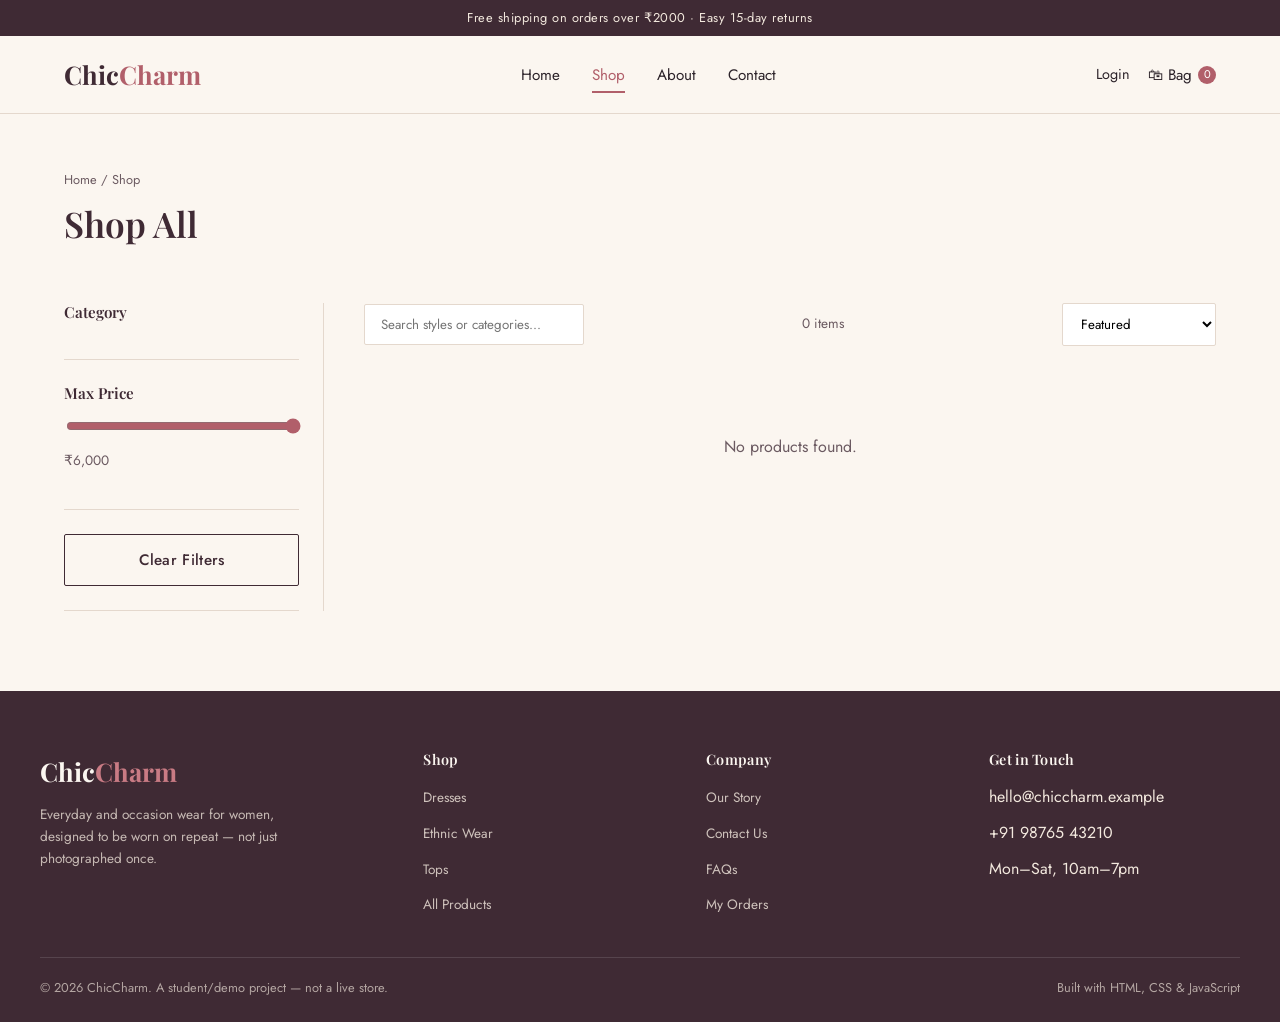
<file: shop.html>
<!DOCTYPE html>
<html lang="en">
<head>
<meta charset="UTF-8">
<meta name="viewport" content="width=device-width, initial-scale=1.0">
<title>Shop All — ChicCharm</title>
<meta name="description" content="Browse the full ChicCharm catalog: dresses, ethnic wear, tops, bottoms, outerwear, activewear and accessories.">
<link rel="stylesheet" href="/css/style.css">
</head>
<body>

<div class="top-bar">Free shipping on orders over ₹2000 · Easy 15-day returns</div>

<header class="navbar">
  <div class="nav-inner">
    <a href="index.html" class="logo">Chic<span>Charm</span></a>
    <nav>
      <ul class="nav-links" id="nav-links">
        <li><a href="index.html">Home</a></li>
        <li><a href="shop.html">Shop</a></li>
        <li><a href="about.html">About</a></li>
        <li><a href="contact.html">Contact</a></li>
      </ul>
    </nav>
    <div class="nav-actions">
      <a href="login.html" class="account-link" id="account-link">Login</a>
      <a href="#" class="account-link" id="logout-link" style="display:none;">Logout</a>
      <a href="cart.html" class="cart-link">🛍 Bag <span class="cart-badge" id="cart-count">0</span></a>
      <button class="nav-toggle" id="nav-toggle" aria-label="Toggle menu"><span></span><span></span><span></span></button>
    </div>
  </div>
</header>

<main>
  <div class="page-header">
    <p class="breadcrumbs"><a href="index.html">Home</a> / Shop</p>
    <h1>Shop All</h1>
  </div>

  <div class="shop-layout">
    <aside class="filters-panel">
      <div class="filter-block">
        <h4>Category</h4>
        <div id="category-filters"></div>
      </div>
      <div class="filter-block">
        <h4>Max Price</h4>
        <input type="range" min="500" max="6000" step="100" value="6000" class="price-slider" id="price-range">
        <p class="price-range-label" id="price-range-label">₹6,000</p>
      </div>
      <div class="filter-block">
        <button class="btn btn-outline btn-block" id="clear-filters">Clear Filters</button>
      </div>
    </aside>

    <div class="shop-main">
      <div class="shop-toolbar">
        <input type="search" id="shop-search" placeholder="Search styles or categories...">
        <span class="results-count" id="results-count"></span>
        <select id="shop-sort">
          <option value="featured">Featured</option>
          <option value="price-low">Price: Low to High</option>
          <option value="price-high">Price: High to Low</option>
          <option value="rating">Top Rated</option>
        </select>
      </div>

      <div class="product-grid" id="product-grid"></div>

      <div class="load-more-wrap">
        <button class="btn btn-outline" id="load-more">Load More</button>
      </div>
    </div>
  </div>
</main>

<footer class="site-footer">
  <div class="footer-grid">
    <div class="footer-brand">
      <div class="logo">Chic<span>Charm</span></div>
      <p>Everyday and occasion wear for women, designed to be worn on repeat — not just photographed once.</p>
    </div>
    <div class="footer-col">
      <h4>Shop</h4>
      <ul>
        <li><a href="shop.html?category=Dresses">Dresses</a></li>
        <li><a href="shop.html?category=Ethnic">Ethnic Wear</a></li>
        <li><a href="shop.html?category=Tops">Tops</a></li>
        <li><a href="shop.html">All Products</a></li>
      </ul>
    </div>
    <div class="footer-col">
      <h4>Company</h4>
      <ul>
        <li><a href="about.html">Our Story</a></li>
        <li><a href="contact.html">Contact Us</a></li>
        <li><a href="contact.html#faq">FAQs</a></li>
        <li><a href="orders.html">My Orders</a></li>
      </ul>
    </div>
    <div class="footer-col">
      <h4>Get in Touch</h4>
      <ul>
        <li>hello@chiccharm.example</li>
        <li>+91 98765 43210</li>
        <li>Mon–Sat, 10am–7pm</li>
      </ul>
    </div>
  </div>
  <div class="footer-bottom">
    <span>© 2026 ChicCharm. A student/demo project — not a live store.</span>
    <span>Built with HTML, CSS &amp; JavaScript</span>
  </div>
</footer>

<script src="js/products.js"></script>
<script src="js/cart.js"></script>
<script src="js/auth.js"></script>
<script src="js/script.js"></script>
<script src="js/shop.js"></script>
</body>
</html>
</file>
<file: css/style.css>
/* =========================================================
   ChicCharm — Stylesheet
   ========================================================= */

@import url('https://fonts.googleapis.com/css2?family=Playfair+Display:ital,wght@0,500;0,600;0,700;1,500&family=Jost:wght@300;400;500;600&display=swap');

:root {
  --cream: #FBF6F0;
  --cream-deep: #F3E9DE;
  --plum: #3F2A34;
  --plum-light: #5C3E4B;
  --rose: #C97B84;
  --rose-deep: #B15F6A;
  --gold: #B8935A;
  --ink: #2B2229;
  --ink-soft: #6B5A61;
  --line: #E4D8CD;
  --white: #FFFFFF;

  --font-display: 'Playfair Display', Georgia, serif;
  --font-body: 'Jost', 'Segoe UI', sans-serif;

  --radius: 2px;
  --shadow: 0 10px 30px rgba(63, 42, 52, 0.08);
}

* { box-sizing: border-box; }

html { scroll-behavior: smooth; }

body {
  margin: 0;
  font-family: var(--font-body);
  color: var(--ink);
  background: var(--cream);
  line-height: 1.6;
}

img { max-width: 100%; display: block; }

a { color: inherit; text-decoration: none; }

h1, h2, h3, h4 {
  font-family: var(--font-display);
  font-weight: 600;
  color: var(--plum);
  margin: 0 0 0.5em;
  line-height: 1.2;
}

p { margin: 0 0 1em; }

.container {
  max-width: 1200px;
  margin: 0 auto;
  padding: 0 24px;
}

:focus-visible {
  outline: 2px solid var(--rose-deep);
  outline-offset: 3px;
}

@media (prefers-reduced-motion: reduce) {
  * { animation-duration: 0.001ms !important; transition-duration: 0.001ms !important; }
}

/* ---------- Buttons ---------- */
.btn {
  display: inline-flex;
  align-items: center;
  justify-content: center;
  gap: 8px;
  padding: 14px 30px;
  font-family: var(--font-body);
  font-size: 0.95rem;
  font-weight: 500;
  border-radius: var(--radius);
  border: 1px solid transparent;
  cursor: pointer;
  transition: background-color 0.2s ease, color 0.2s ease, border-color 0.2s ease;
  letter-spacing: 0.02em;
}

.btn-primary {
  background: var(--plum);
  color: var(--cream);
}
.btn-primary:hover { background: var(--rose-deep); }

.btn-outline {
  background: transparent;
  color: var(--plum);
  border-color: var(--plum);
}
.btn-outline:hover { background: var(--plum); color: var(--cream); }

.btn-sm { padding: 9px 18px; font-size: 0.82rem; width: 100%; }

.btn-block { width: 100%; }

/* ---------- Top bar & Navbar ---------- */
.top-bar {
  background: var(--plum);
  color: var(--cream-deep);
  text-align: center;
  font-size: 0.8rem;
  letter-spacing: 0.04em;
  padding: 8px 12px;
}

.navbar {
  position: sticky;
  top: 0;
  z-index: 100;
  background: var(--cream);
  border-bottom: 1px solid var(--line);
}

.nav-inner {
  max-width: 1200px;
  margin: 0 auto;
  padding: 18px 24px;
  display: flex;
  align-items: center;
  justify-content: space-between;
  gap: 24px;
}

.logo {
  font-family: var(--font-display);
  font-size: 1.6rem;
  font-weight: 700;
  color: var(--plum);
  white-space: nowrap;
}
.logo span { color: var(--rose-deep); }

.nav-links {
  display: flex;
  align-items: center;
  gap: 32px;
  list-style: none;
  margin: 0;
  padding: 0;
}

.nav-links a {
  font-size: 0.95rem;
  color: var(--ink);
  position: relative;
  padding-bottom: 4px;
}

.nav-links a.active-link,
.nav-links a:hover {
  color: var(--rose-deep);
}

.nav-links a.active-link::after {
  content: "";
  position: absolute;
  left: 0; right: 0; bottom: -3px;
  height: 2px;
  background: var(--rose-deep);
}

.nav-actions {
  display: flex;
  align-items: center;
  gap: 18px;
}

.cart-link {
  position: relative;
  display: flex;
  align-items: center;
  gap: 6px;
  font-size: 0.95rem;
}

.cart-badge {
  background: var(--rose-deep);
  color: var(--white);
  font-size: 0.7rem;
  min-width: 18px;
  height: 18px;
  border-radius: 50%;
  display: inline-flex;
  align-items: center;
  justify-content: center;
  padding: 0 4px;
}

.nav-toggle {
  display: none;
  flex-direction: column;
  gap: 4px;
  background: none;
  border: none;
  cursor: pointer;
  padding: 6px;
}
.nav-toggle span {
  width: 24px;
  height: 2px;
  background: var(--plum);
  transition: transform 0.2s ease, opacity 0.2s ease;
}
.nav-toggle.active span:nth-child(1) { transform: translateY(6px) rotate(45deg); }
.nav-toggle.active span:nth-child(2) { opacity: 0; }
.nav-toggle.active span:nth-child(3) { transform: translateY(-6px) rotate(-45deg); }

/* ---------- Hero ---------- */
.hero {
  display: grid;
  grid-template-columns: 1.1fr 1fr;
  align-items: center;
  gap: 40px;
  padding: 64px 24px 80px;
  max-width: 1200px;
  margin: 0 auto;
}

.hero-eyebrow {
  color: var(--rose-deep);
  font-size: 0.9rem;
  letter-spacing: 0.06em;
  margin-bottom: 14px;
}

.hero h1 {
  font-size: clamp(2.4rem, 5vw, 3.6rem);
  max-width: 11ch;
  margin-bottom: 20px;
}

.hero p {
  max-width: 46ch;
  color: var(--ink-soft);
  font-size: 1.05rem;
  margin-bottom: 30px;
}

.hero-actions { display: flex; gap: 16px; flex-wrap: wrap; }

.hero-media {
  position: relative;
  border-radius: var(--radius);
  overflow: hidden;
}
.hero-media img { width: 100%; height: 560px; object-fit: cover; }

.hero-stat-card {
  position: absolute;
  bottom: 24px;
  left: 24px;
  background: var(--white);
  padding: 16px 22px;
  box-shadow: var(--shadow);
  border-radius: var(--radius);
}
.hero-stat-card strong { font-family: var(--font-display); font-size: 1.5rem; display: block; color: var(--plum); }
.hero-stat-card span { font-size: 0.8rem; color: var(--ink-soft); }

/* ---------- Category tiles ---------- */
.section { padding: 72px 24px; }
.section-heading {
  text-align: left;
  max-width: 640px;
  margin-bottom: 40px;
}
.section-heading h2 { font-size: 2rem; }
.section-heading p { color: var(--ink-soft); }

.section-heading-row {
  display: flex;
  justify-content: space-between;
  align-items: flex-end;
  gap: 20px;
  margin-bottom: 40px;
  max-width: 1200px;
}

.category-grid {
  max-width: 1200px;
  margin: 0 auto;
  display: grid;
  grid-template-columns: repeat(3, 1fr);
  gap: 20px;
}

.category-tile {
  position: relative;
  border-radius: var(--radius);
  overflow: hidden;
  aspect-ratio: 4/5;
}
.category-tile img { width: 100%; height: 100%; object-fit: cover; transition: transform 0.4s ease; }
.category-tile:hover img { transform: scale(1.05); }
.category-tile-label {
  position: absolute;
  inset: auto 0 0 0;
  background: linear-gradient(to top, rgba(63,42,52,0.85), transparent);
  color: var(--white);
  padding: 24px 20px 18px;
}
.category-tile-label h3 { color: var(--white); margin-bottom: 2px; font-size: 1.2rem; }
.category-tile-label span { font-size: 0.8rem; opacity: 0.85; }

/* ---------- Product grid & cards ---------- */
.product-grid {
  max-width: 1200px;
  margin: 0 auto;
  display: grid;
  grid-template-columns: repeat(4, 1fr);
  gap: 24px;
}

.product-card {
  background: var(--white);
  border: 1px solid var(--line);
  border-radius: var(--radius);
  overflow: hidden;
  display: flex;
  flex-direction: column;
}

.product-card-media {
  position: relative;
  aspect-ratio: 3/4;
  overflow: hidden;
  background: var(--cream-deep);
}
.product-card-media img { width: 100%; height: 100%; object-fit: cover; }

.badge {
  position: absolute;
  top: 12px;
  left: 12px;
  font-size: 0.7rem;
  padding: 4px 10px;
  border-radius: 20px;
  letter-spacing: 0.03em;
  z-index: 2;
}
.badge-new { background: var(--plum); color: var(--cream); }
.badge-sale { background: var(--rose-deep); color: var(--white); }

.product-card-body { padding: 16px; flex: 1; display: flex; flex-direction: column; gap: 6px; }
.product-category { font-size: 0.75rem; color: var(--ink-soft); letter-spacing: 0.03em; margin: 0; }
.product-name { font-size: 1rem; margin: 0; color: var(--ink); display: block; }
.product-name a { color: inherit; }
.product-size { font-size: 0.78rem; color: var(--ink-soft); margin: 0; }
.product-name a:hover { color: var(--rose-deep); }

.product-rating { font-size: 0.8rem; color: var(--gold); display: flex; align-items: center; gap: 6px; }
.product-rating span { color: var(--ink-soft); }

.product-price-row { display: flex; align-items: baseline; gap: 10px; margin: 4px 0 10px; }
.price { font-weight: 600; color: var(--plum); font-size: 1.05rem; }
.old-price { text-decoration: line-through; color: var(--ink-soft); font-size: 0.85rem; }

.add-to-cart-quick { margin-top: auto; }

.empty-state { grid-column: 1/-1; text-align: center; color: var(--ink-soft); padding: 60px 0; }

/* ---------- USP strip ---------- */
.usp-strip {
  background: var(--plum);
  padding: 40px 24px;
}
.usp-grid {
  max-width: 1200px;
  margin: 0 auto;
  display: grid;
  grid-template-columns: repeat(4, 1fr);
  gap: 24px;
  text-align: center;
}
.usp-item { color: var(--cream-deep); }
.usp-item .usp-icon { font-size: 1.6rem; margin-bottom: 10px; }
.usp-item h4 { color: var(--cream); font-size: 1rem; margin-bottom: 4px; }
.usp-item p { color: var(--cream-deep); font-size: 0.85rem; opacity: 0.8; margin: 0; }

/* ---------- Testimonials ---------- */
.testimonial-grid {
  max-width: 1200px;
  margin: 0 auto;
  display: grid;
  grid-template-columns: repeat(3, 1fr);
  gap: 24px;
}
.testimonial-card {
  background: var(--white);
  border: 1px solid var(--line);
  padding: 28px;
  border-radius: var(--radius);
}
.testimonial-stars { color: var(--gold); margin-bottom: 12px; }
.testimonial-name { font-weight: 600; color: var(--plum); font-size: 0.9rem; margin-top: 12px; }
.testimonial-role { font-size: 0.8rem; color: var(--ink-soft); }

/* ---------- Newsletter ---------- */
.newsletter {
  background: var(--cream-deep);
  padding: 64px 24px;
  text-align: center;
}
.newsletter-inner { max-width: 560px; margin: 0 auto; }
.newsletter-form {
  display: flex;
  gap: 10px;
  margin-top: 24px;
}
.newsletter-form input {
  flex: 1;
  padding: 14px 18px;
  border: 1px solid var(--line);
  border-radius: var(--radius);
  font-family: var(--font-body);
  font-size: 0.95rem;
}
.form-msg { margin-top: 14px; font-size: 0.85rem; color: var(--rose-deep); display: none; }
.form-msg.show { display: block; }

/* ---------- Footer ---------- */
.site-footer {
  background: var(--plum);
  color: var(--cream-deep);
  padding: 60px 24px 24px;
}
.footer-grid {
  max-width: 1200px;
  margin: 0 auto;
  display: grid;
  grid-template-columns: 1.4fr 1fr 1fr 1fr;
  gap: 32px;
  padding-bottom: 40px;
  border-bottom: 1px solid rgba(255,255,255,0.12);
}
.footer-brand .logo { color: var(--cream); margin-bottom: 12px; }
.footer-brand .logo span { color: var(--rose); }
.footer-brand p { font-size: 0.85rem; opacity: 0.75; max-width: 32ch; }
.footer-col h4 { color: var(--cream); font-size: 0.9rem; margin-bottom: 16px; letter-spacing: 0.02em; }
.footer-col ul { list-style: none; padding: 0; margin: 0; display: flex; flex-direction: column; gap: 10px; }
.footer-col a { font-size: 0.85rem; opacity: 0.8; }
.footer-col a:hover { opacity: 1; color: var(--rose); }
.footer-bottom {
  max-width: 1200px;
  margin: 0 auto;
  padding-top: 20px;
  display: flex;
  justify-content: space-between;
  flex-wrap: wrap;
  gap: 12px;
  font-size: 0.8rem;
  opacity: 0.65;
}

/* ---------- Page header (interior pages) ---------- */
.page-header {
  padding: 56px 24px 40px;
  text-align: left;
  max-width: 1200px;
  margin: 0 auto;
}
.breadcrumbs { font-size: 0.8rem; color: var(--ink-soft); margin-bottom: 12px; }
.breadcrumbs a:hover { color: var(--rose-deep); }
.page-header h1 { font-size: 2.2rem; }

/* ---------- Shop layout ---------- */
.shop-layout {
  max-width: 1200px;
  margin: 0 auto;
  padding: 0 24px 80px;
  display: grid;
  grid-template-columns: 260px 1fr;
  gap: 40px;
}

.filters-panel {
  border-right: 1px solid var(--line);
  padding-right: 24px;
}
.filter-block { padding: 24px 0; border-bottom: 1px solid var(--line); }
.filter-block:first-child { padding-top: 0; }
.filter-block h4 { font-size: 0.95rem; margin-bottom: 14px; }
.filter-checkbox {
  display: flex;
  align-items: center;
  gap: 8px;
  font-size: 0.9rem;
  margin-bottom: 10px;
  cursor: pointer;
}
.filter-checkbox input { accent-color: var(--rose-deep); }

.price-slider { width: 100%; accent-color: var(--rose-deep); }
.price-range-label { font-size: 0.85rem; color: var(--ink-soft); margin-top: 8px; }

.shop-toolbar {
  display: flex;
  justify-content: space-between;
  align-items: center;
  flex-wrap: wrap;
  gap: 16px;
  margin-bottom: 28px;
}
.shop-toolbar input[type="search"] {
  padding: 10px 16px;
  border: 1px solid var(--line);
  border-radius: var(--radius);
  font-family: var(--font-body);
  min-width: 220px;
}
.shop-toolbar select {
  padding: 10px 14px;
  border: 1px solid var(--line);
  border-radius: var(--radius);
  font-family: var(--font-body);
  background: var(--white);
}
.results-count { font-size: 0.85rem; color: var(--ink-soft); }

.load-more-wrap { text-align: center; margin-top: 40px; }

/* ---------- Product detail page ---------- */
.product-detail {
  max-width: 1200px;
  margin: 0 auto;
  padding: 0 24px 80px;
  display: grid;
  grid-template-columns: 1fr 1fr;
  gap: 56px;
}
.product-detail-media { position: relative; border-radius: var(--radius); overflow: hidden; }
.product-detail-media img { width: 100%; height: 640px; object-fit: cover; }
#product-badge { position: absolute; top: 16px; left: 16px; }

.product-detail-info .product-category { margin-bottom: 8px; }
.product-detail-info h1 { font-size: 1.9rem; margin-bottom: 10px; }
#product-rating { display: block; margin-bottom: 18px; color: var(--gold); font-size: 0.9rem; }
#product-rating span { color: var(--ink-soft); }
.product-detail-price { font-size: 1.5rem; font-weight: 600; color: var(--plum); margin-bottom: 20px; }
.product-detail-price .old-price { font-size: 1rem; margin-left: 10px; }
.product-detail-desc { color: var(--ink-soft); max-width: 48ch; margin-bottom: 28px; }

.size-block, .qty-block { margin-bottom: 26px; }
.size-block h4, .qty-block h4 { font-size: 0.85rem; letter-spacing: 0.03em; margin-bottom: 12px; }
.size-options { display: flex; gap: 10px; flex-wrap: wrap; }
.size-btn {
  min-width: 44px;
  padding: 10px 14px;
  border: 1px solid var(--line);
  background: var(--white);
  border-radius: var(--radius);
  cursor: pointer;
  font-family: var(--font-body);
  transition: border-color 0.2s ease, background 0.2s ease;
}
.size-btn.selected, .size-btn:hover { border-color: var(--plum); background: var(--cream-deep); }

.qty-selector { display: inline-flex; align-items: center; border: 1px solid var(--line); border-radius: var(--radius); }
.qty-selector button { background: none; border: none; padding: 10px 16px; cursor: pointer; font-size: 1rem; }
.qty-selector span { padding: 0 12px; min-width: 20px; text-align: center; display: inline-block; }

.product-detail-actions { display: flex; gap: 14px; margin-bottom: 30px; }
.product-meta-list { font-size: 0.85rem; color: var(--ink-soft); border-top: 1px solid var(--line); padding-top: 20px; }
.product-meta-list li { margin-bottom: 8px; list-style: none; }

/* ---------- Cart page ---------- */
.cart-layout {
  max-width: 1200px;
  margin: 0 auto;
  padding: 0 24px 80px;
  display: grid;
  grid-template-columns: 1fr 360px;
  gap: 40px;
  align-items: flex-start;
}
.cart-row {
  display: grid;
  grid-template-columns: 90px 1fr auto auto;
  align-items: center;
  gap: 20px;
  padding: 20px 0;
  border-bottom: 1px solid var(--line);
}
.cart-row-img { width: 90px; height: 110px; object-fit: cover; border-radius: var(--radius); }
.cart-row-info h3 { font-size: 1rem; margin-bottom: 4px; }
.cart-row-meta { font-size: 0.8rem; color: var(--ink-soft); margin-bottom: 6px; }
.cart-remove { background: none; border: none; padding: 0; color: var(--rose-deep); font-size: 0.8rem; cursor: pointer; text-decoration: underline; }
.cart-row-qty { display: flex; align-items: center; gap: 10px; border: 1px solid var(--line); border-radius: var(--radius); padding: 4px 8px; }
.cart-row-qty button { background: none; border: none; cursor: pointer; font-size: 1rem; padding: 4px 6px; }
.cart-row-price { font-weight: 600; color: var(--plum); white-space: nowrap; }

.cart-summary-box {
  background: var(--white);
  border: 1px solid var(--line);
  border-radius: var(--radius);
  padding: 28px;
  position: sticky;
  top: 100px;
}
.cart-summary-box h3 { font-size: 1.1rem; margin-bottom: 20px; }
.summary-row { display: flex; justify-content: space-between; font-size: 0.9rem; margin-bottom: 12px; color: var(--ink-soft); }
.summary-row.total { color: var(--plum); font-weight: 600; font-size: 1.1rem; border-top: 1px solid var(--line); padding-top: 14px; margin-top: 8px; }
.promo-row { display: flex; gap: 8px; margin: 20px 0; }
.promo-row input { flex: 1; padding: 10px 12px; border: 1px solid var(--line); border-radius: var(--radius); }
.promo-msg { font-size: 0.8rem; margin-bottom: 16px; min-height: 1em; }
.promo-msg.success { color: #4A7A4A; }
.promo-msg.error { color: var(--rose-deep); }
.cart-empty { text-align: center; padding: 80px 0; color: var(--ink-soft); }
.cart-empty a { color: var(--rose-deep); text-decoration: underline; }

/* ---------- About page ---------- */
.about-hero {
  display: grid;
  grid-template-columns: 1fr 1fr;
  gap: 48px;
  align-items: center;
  max-width: 1200px;
  margin: 0 auto;
  padding: 20px 24px 72px;
}
.about-hero img { border-radius: var(--radius); height: 460px; width: 100%; object-fit: cover; }

.values-grid {
  max-width: 1200px;
  margin: 0 auto;
  display: grid;
  grid-template-columns: repeat(3, 1fr);
  gap: 24px;
}
.value-card { padding: 28px; border: 1px solid var(--line); border-radius: var(--radius); background: var(--white); }
.value-card .value-number { font-family: var(--font-display); color: var(--rose-deep); font-size: 1.4rem; margin-bottom: 12px; }

.timeline { max-width: 800px; margin: 0 auto; }
.timeline-item { display: grid; grid-template-columns: 100px 1fr; gap: 24px; padding-bottom: 36px; border-left: 2px solid var(--line); margin-left: 50px; padding-left: 30px; position: relative; }
.timeline-item:last-child { border-left-color: transparent; padding-bottom: 0; }
.timeline-item::before { content: ""; position: absolute; left: -7px; top: 4px; width: 12px; height: 12px; border-radius: 50%; background: var(--rose-deep); }
.timeline-year { font-family: var(--font-display); color: var(--plum); font-weight: 600; margin-left: -134px; width: 100px; text-align: right; position: absolute; top: 0; }

.team-grid { max-width: 1200px; margin: 0 auto; display: grid; grid-template-columns: repeat(4, 1fr); gap: 24px; }
.team-card img { border-radius: var(--radius); aspect-ratio: 1; object-fit: cover; margin-bottom: 14px; }
.team-card h4 { font-size: 1rem; margin-bottom: 2px; }
.team-card p { font-size: 0.8rem; color: var(--ink-soft); }

/* ---------- Contact page ---------- */
.contact-layout {
  max-width: 1200px;
  margin: 0 auto;
  padding: 0 24px 80px;
  display: grid;
  grid-template-columns: 1fr 1fr;
  gap: 56px;
}
.contact-info-card { display: flex; gap: 16px; margin-bottom: 28px; }
.contact-info-icon { font-size: 1.3rem; }
.contact-info-card h4 { font-size: 1rem; margin-bottom: 4px; }
.contact-info-card p { font-size: 0.9rem; color: var(--ink-soft); margin: 0; }

.form-field { margin-bottom: 20px; }
.form-field label { display: block; font-size: 0.85rem; margin-bottom: 6px; color: var(--plum); }
.form-field input, .form-field textarea, .form-field select {
  width: 100%;
  padding: 12px 14px;
  border: 1px solid var(--line);
  border-radius: var(--radius);
  font-family: var(--font-body);
  font-size: 0.95rem;
  background: var(--white);
}
.form-field textarea { resize: vertical; min-height: 120px; }

.map-placeholder {
  height: 220px;
  background: var(--cream-deep);
  border-radius: var(--radius);
  display: flex;
  align-items: center;
  justify-content: center;
  color: var(--ink-soft);
  font-size: 0.85rem;
  margin-top: 30px;
  border: 1px dashed var(--line);
}

.faq-section { max-width: 800px; margin: 0 auto; }
.faq-item { border-bottom: 1px solid var(--line); }
.faq-question {
  display: flex;
  justify-content: space-between;
  align-items: center;
  padding: 20px 0;
  cursor: pointer;
  font-weight: 500;
  color: var(--plum);
}
.faq-question::after { content: "+"; font-size: 1.3rem; color: var(--rose-deep); transition: transform 0.2s ease; }
.faq-item.open .faq-question::after { transform: rotate(45deg); }
.faq-answer {
  max-height: 0;
  overflow: hidden;
  color: var(--ink-soft);
  font-size: 0.92rem;
  transition: max-height 0.25s ease;
}
.faq-item.open .faq-answer { max-height: 200px; padding-bottom: 20px; }

/* ---------- Alternating backgrounds ---------- */
.bg-alt { background: var(--cream-deep); }

/* ---------- Account link (navbar) ---------- */
.account-link {
  font-size: 0.9rem;
  color: var(--ink);
  white-space: nowrap;
}
.account-link:hover { color: var(--rose-deep); }

/* ---------- Auth / login page ---------- */
.auth-wrap {
  max-width: 440px;
  margin: 0 auto;
  padding: 56px 24px 100px;
}
.auth-card {
  background: var(--white);
  border: 1px solid var(--line);
  border-radius: var(--radius);
  padding: 36px;
}
.auth-tabs {
  display: flex;
  border-bottom: 1px solid var(--line);
  margin-bottom: 28px;
}
.auth-tab {
  flex: 1;
  background: none;
  border: none;
  padding: 12px 0;
  font-family: var(--font-body);
  font-size: 0.95rem;
  color: var(--ink-soft);
  cursor: pointer;
  border-bottom: 2px solid transparent;
  margin-bottom: -1px;
}
.auth-tab.active { color: var(--plum); border-bottom-color: var(--rose-deep); font-weight: 500; }
.auth-note {
  font-size: 0.8rem;
  color: var(--ink-soft);
  background: var(--cream-deep);
  border-radius: var(--radius);
  padding: 12px 14px;
  margin-bottom: 22px;
}
.form-error {
  font-size: 0.82rem;
  color: var(--rose-deep);
  margin: -8px 0 14px;
  display: none;
}
.form-error.show { display: block; }
.auth-switch-note { text-align: center; font-size: 0.85rem; color: var(--ink-soft); margin-top: 20px; }

/* ---------- Orders page ---------- */
.orders-wrap { max-width: 800px; margin: 0 auto; padding: 0 24px 100px; }
.order-card {
  background: var(--white);
  border: 1px solid var(--line);
  border-radius: var(--radius);
  padding: 24px;
  margin-bottom: 20px;
}
.order-card-header {
  display: flex;
  justify-content: space-between;
  align-items: flex-start;
  margin-bottom: 18px;
  padding-bottom: 18px;
  border-bottom: 1px solid var(--line);
}
.order-id { font-weight: 600; color: var(--plum); margin: 0; }
.order-date { font-size: 0.82rem; color: var(--ink-soft); margin: 2px 0 0; }
.order-status {
  font-size: 0.75rem;
  padding: 5px 12px;
  border-radius: 20px;
  white-space: nowrap;
}
.order-status-delivered { background: #E7F0E3; color: #4A7A4A; }
.order-status-processing { background: #FCEFD9; color: var(--gold); }
.order-item-row {
  display: grid;
  grid-template-columns: 56px 1fr auto;
  align-items: center;
  gap: 14px;
  padding: 10px 0;
}
.order-item-row img { width: 56px; height: 68px; object-fit: cover; border-radius: var(--radius); }
.order-item-name { font-size: 0.9rem; margin: 0; }
.order-item-meta { font-size: 0.78rem; color: var(--ink-soft); margin: 2px 0 0; }
.order-item-price { font-weight: 500; color: var(--plum); white-space: nowrap; }
.order-card-footer {
  display: flex;
  justify-content: space-between;
  margin-top: 14px;
  padding-top: 14px;
  border-top: 1px solid var(--line);
  font-size: 0.95rem;
}
.orders-empty { text-align: center; padding: 80px 0; color: var(--ink-soft); }
.orders-empty a { color: var(--rose-deep); text-decoration: underline; }

/* ---------- Responsive ---------- */
@media (max-width: 960px) {
  .hero { grid-template-columns: 1fr; }
  .hero-media img { height: 380px; }
  .category-grid { grid-template-columns: repeat(2, 1fr); }
  .product-grid { grid-template-columns: repeat(3, 1fr); }
  .usp-grid { grid-template-columns: repeat(2, 1fr); }
  .testimonial-grid { grid-template-columns: 1fr; }
  .footer-grid { grid-template-columns: 1fr 1fr; }
  .shop-layout { grid-template-columns: 1fr; }
  .filters-panel { border-right: none; border-bottom: 1px solid var(--line); padding-right: 0; padding-bottom: 24px; }
  .product-detail { grid-template-columns: 1fr; }
  .product-detail-media img { height: 420px; }
  .about-hero { grid-template-columns: 1fr; }
  .team-grid { grid-template-columns: repeat(2, 1fr); }
  .contact-layout { grid-template-columns: 1fr; }
  .cart-layout { grid-template-columns: 1fr; }
}

@media (max-width: 640px) {
  .nav-links {
    display: none;
    position: absolute;
    top: 100%;
    left: 0;
    right: 0;
    background: var(--cream);
    flex-direction: column;
    align-items: flex-start;
    padding: 20px 24px;
    gap: 18px;
    border-bottom: 1px solid var(--line);
  }
  .nav-links.open { display: flex; }
  .nav-toggle { display: flex; }
  .product-grid { grid-template-columns: repeat(2, 1fr); }
  .category-grid { grid-template-columns: 1fr; }
  .usp-grid { grid-template-columns: 1fr; }
  .footer-grid { grid-template-columns: 1fr; }
  .newsletter-form { flex-direction: column; }
  .team-grid { grid-template-columns: 1fr; }
  .cart-row { grid-template-columns: 70px 1fr; grid-template-areas: "img info" "img qty" "img price"; }
  .cart-row-img { grid-area: img; }
  .cart-row-info { grid-area: info; }
  .cart-row-qty { grid-area: qty; justify-self: start; }
  .cart-row-price { grid-area: price; justify-self: start; }
  .timeline-year { position: static; text-align: left; margin-left: 0; margin-bottom: 6px; }
  .timeline-item { grid-template-columns: 1fr; margin-left: 10px; }
}

/* =========================================================
   ChicCharm — Checkout (address, payment, order summary)
   One consolidated block; uses the site tokens from :root.
   ========================================================= */

.checkout-layout {
  max-width: 1200px;
  margin: 0 auto;
  padding: 0 24px 80px;
  display: grid;
  grid-template-columns: minmax(0, 1fr) 360px;
  gap: 40px;
  align-items: start;
}

.checkout-main {
  display: flex;
  flex-direction: column;
  gap: 24px;
  min-width: 0;
}

.checkout-card {
  background: var(--white);
  border: 1px solid var(--line);
  border-radius: var(--radius);
  padding: 32px;
}

/* Step headings */
.checkout-section-heading {
  display: flex;
  align-items: flex-start;
  gap: 16px;
  margin-bottom: 28px;
}
.checkout-section-heading h2 { font-size: 1.35rem; margin: 0 0 4px; }
.checkout-section-heading p { margin: 0; color: var(--ink-soft); font-size: 0.9rem; }

.checkout-step {
  flex: 0 0 36px;
  width: 36px;
  height: 36px;
  display: flex;
  align-items: center;
  justify-content: center;
  border-radius: 50%;
  background: var(--plum);
  color: var(--cream);
  font-family: var(--font-display);
  font-size: 0.85rem;
  font-weight: 600;
}

.checkout-card h3 { font-size: 1.1rem; margin: 0 0 16px; }
.checkout-loading { margin: 0; color: var(--ink-soft); font-size: 0.9rem; }

/* ---------- Saved addresses (rendered by address.js) ---------- */
#address-list { display: flex; flex-direction: column; gap: 12px; }
#address-list > p { margin: 0; color: var(--ink-soft); font-size: 0.9rem; }

.address-card {
  display: flex;
  align-items: flex-start;
  gap: 14px;
  padding: 18px 20px;
  border: 1px solid var(--line);
  border-radius: var(--radius);
  background: var(--white);
  transition: border-color 0.2s ease, background-color 0.2s ease;
}
.address-card:hover { border-color: var(--ink-soft); }
.address-card:has(input:checked) {
  border-color: var(--plum);
  background: var(--cream);
  box-shadow: 0 0 0 1px var(--plum);
}
.address-card input[type="radio"] { margin: 5px 0 0; accent-color: var(--plum); flex-shrink: 0; }
.address-card label {
  flex: 1;
  min-width: 0;
  cursor: pointer;
  font-size: 0.92rem;
  line-height: 1.65;
  color: var(--ink-soft);
}
.address-card label strong { color: var(--plum); font-weight: 600; font-size: 0.98rem; }

/* .badge is absolutely positioned site-wide (product cards), so reset it here */
.address-card .badge {
  position: static;
  display: inline-block;
  margin-left: 8px;
  padding: 2px 10px;
  font-size: 0.72rem;
  vertical-align: middle;
  background: var(--cream-deep);
  color: var(--plum);
}

.address-card .btn-remove {
  flex-shrink: 0;
  margin-left: auto;
  padding: 2px 0;
  border: 0;
  background: none;
  color: var(--rose-deep);
  font-family: var(--font-body);
  font-size: 0.8rem;
  text-decoration: underline;
  cursor: pointer;
}
.address-card .btn-remove:hover { color: var(--plum); }

.address-divider {
  height: 1px;
  margin: 32px 0;
  border: 0;
  background: var(--line);
}

/* ---------- Forms inside the checkout ---------- */
.checkout-card .form-field { margin-bottom: 16px; }
.checkout-card .form-field input:focus { border-color: var(--plum); }

.form-row,
.card-row {
  display: grid;
  grid-template-columns: 1fr 1fr;
  gap: 0 16px;
}

.default-address {
  display: flex;
  align-items: center;
  gap: 10px;
  margin: 4px 0 24px;
  font-size: 0.9rem;
  color: var(--ink-soft);
  cursor: pointer;
}
.default-address input { margin: 0; accent-color: var(--plum); }

.save-address-btn { align-self: flex-start; }

/* ---------- Payment methods ---------- */
.payment-methods {
  display: grid;
  grid-template-columns: repeat(3, 1fr);
  gap: 12px;
}

.payment-method {
  display: flex;
  align-items: center;
  gap: 10px;
  min-height: 56px;
  padding: 12px 16px;
  border: 1px solid var(--line);
  border-radius: var(--radius);
  background: var(--white);
  font-size: 0.92rem;
  cursor: pointer;
  transition: border-color 0.2s ease, background-color 0.2s ease;
}
.payment-method:hover { border-color: var(--ink-soft); }
.payment-method:has(input:checked) {
  border-color: var(--plum);
  background: var(--cream);
  box-shadow: 0 0 0 1px var(--plum);
}
.payment-method input { margin: 0; accent-color: var(--plum); flex-shrink: 0; }

.payment-details {
  margin-top: 28px;
  padding-top: 28px;
  border-top: 1px solid var(--line);
}
.payment-details p { color: var(--ink-soft); }
.payment-note { font-size: 0.85rem; margin: 0; }

/* Show the message whenever payment.js writes text into it */
#payment-error { margin: 8px 0 0; }
#payment-error:not(:empty) { display: block; }

#pay-btn { margin-top: 28px; min-height: 52px; font-size: 1rem; }

/* ---------- Order summary ---------- */
.payment-summary-box {
  position: sticky;
  top: 100px;
  background: var(--white);
  border: 1px solid var(--line);
  border-radius: var(--radius);
  padding: 28px;
}
.payment-summary-box h3 { font-size: 1.1rem; margin-bottom: 20px; }

.payment-summary-box .order-item-row {
  grid-template-columns: 64px 1fr auto;
  padding: 14px 0;
  border-bottom: 1px solid var(--line);
}
.payment-summary-box .order-item-row:first-child { padding-top: 0; }
.payment-summary-box .order-item-row img { width: 64px; height: 78px; }
.payment-summary-box .order-item-name { font-weight: 500; line-height: 1.35; }
#payment-items { margin-bottom: 16px; }

/* ---------- Order confirmed ---------- */
.payment-success {
  display: none;
  grid-column: 1 / -1;
  grid-row: 1;
  width: 100%;
  max-width: 640px;
  justify-self: center;
  padding: 48px 32px;
  text-align: center;
  background: var(--white);
  border: 1px solid var(--line);
  border-radius: var(--radius);
}
.payment-success-icon {
  width: 56px;
  height: 56px;
  margin: 0 auto 20px;
  display: flex;
  align-items: center;
  justify-content: center;
  border-radius: 50%;
  background: var(--plum);
  color: var(--cream);
  font-size: 1.6rem;
}
.payment-success h2 { margin-bottom: 10px; }
.payment-success p { color: var(--ink-soft); }
.payment-success-actions { display: flex; gap: 14px; justify-content: center; margin-top: 24px; flex-wrap: wrap; }

/* ---------- Checkout responsive ---------- */
@media (max-width: 960px) {
  .checkout-layout { grid-template-columns: 1fr; gap: 24px; }
  .payment-summary-box { position: static; }
}

@media (max-width: 640px) {
  .checkout-layout { padding: 0 16px 56px; }
  .checkout-card,
  .payment-summary-box { padding: 22px 18px; }
  .payment-methods { grid-template-columns: 1fr; }
  .form-row { grid-template-columns: 1fr; }
  .address-card { flex-wrap: wrap; }
  .address-card .btn-remove { margin-left: 30px; }
}

/* =========================================================
   CHICCHARM — ORDER ACTIONS
   ========================================================= */

.cancel-order-btn {
    display: inline-flex;
    align-items: center;
    justify-content: center;
    margin-top: 18px;
    padding: 10px 18px;
    border: 1px solid #cfcfcf;
    border-radius: 7px;
    background: #fff;
    color: #444;
    font-family: inherit;
    font-size: 13px;
    font-weight: 500;
    cursor: pointer;
    transition:
        background 0.2s ease,
        color 0.2s ease,
        border-color 0.2s ease;
}

.cancel-order-btn:hover {
    background: #111;
    border-color: #111;
    color: #fff;
}

.cancel-order-btn:active {
    transform: translateY(1px);
}

.order-card {
    position: relative;
}
</file>
